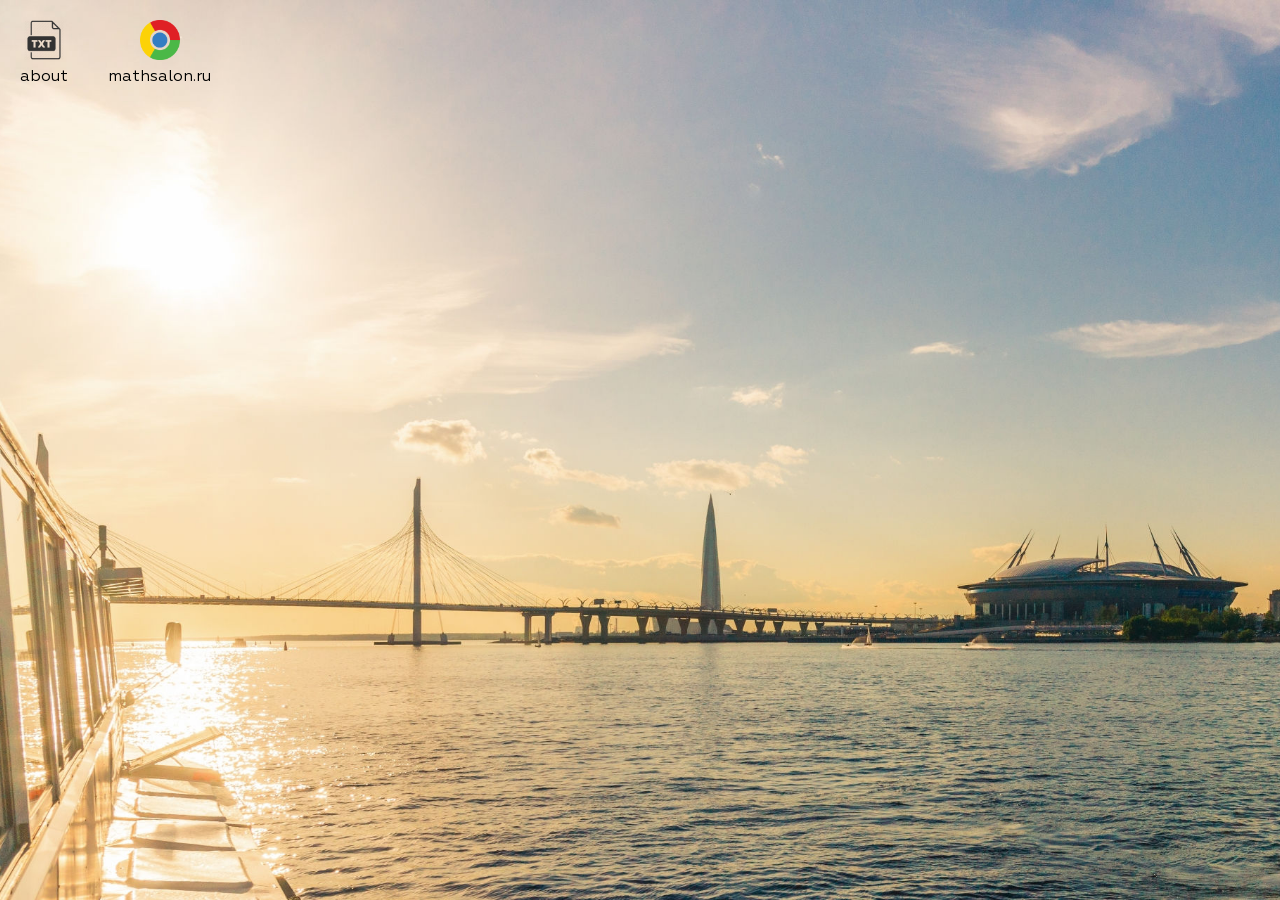
<file: index.html>
<!DOCTYPE html>
<html lang="en">
<head>
    <meta charset="UTF-8">
    <meta http-equiv="X-UA-Compatible" content="IE=edge">
    <meta name="viewport" content="width=device-width, initial-scale=1.0">
    <link rel="stylesheet" href="./css/bootstrap.min.css">
    <link rel="stylesheet" href="./style.css">
    <title>ayurij</title>
</head>
<body>
    <a href="./about.txt" target="_blank">
        <div class="label">
            <img src="./txt.png">  <!--freepng.ru-->
            about
        </div>
    </a>
    <a href="https://mathsalon.ru" target="_blank">
        <div class="label">
            <img src="./chrome.png">
            mathsalon.ru
        </div>
    </a>

    <script src="./js/bootstrap.min.js"></script>
    <script src="./js/popper.min.js"></script>
        
</body>
</html>
</file>
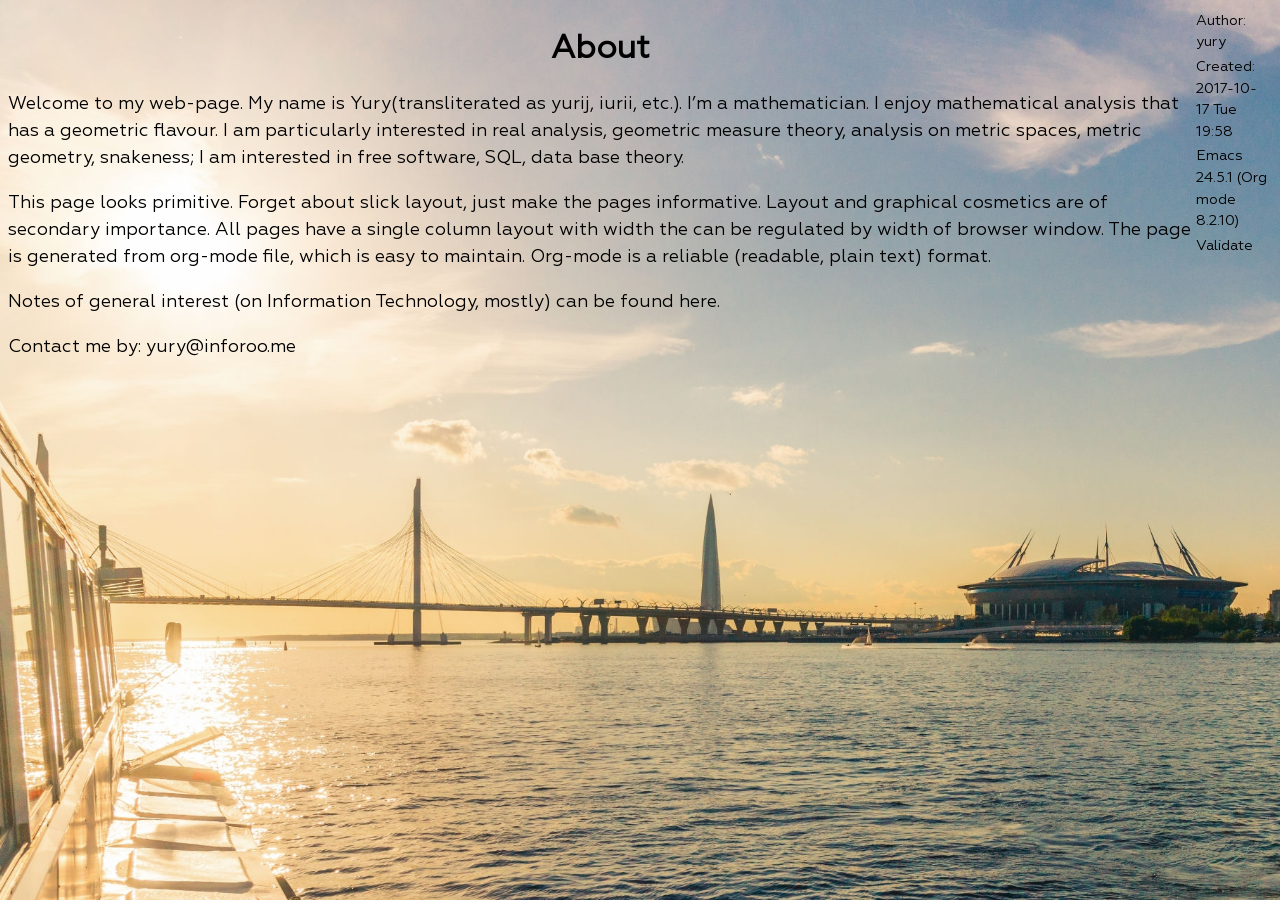
<file: about.html>
<?xml version="1.0" encoding="utf-8"?>
<!DOCTYPE html PUBLIC "-//W3C//DTD XHTML 1.0 Strict//EN"
"http://www.w3.org/TR/xhtml1/DTD/xhtml1-strict.dtd">
<html xmlns="http://www.w3.org/1999/xhtml" lang="en" xml:lang="en">
<head>
<title>About</title>
<!-- 2017-10-17 Tue 19:58 -->
<meta  http-equiv="Content-Type" content="text/html;charset=utf-8" />
<meta  name="generator" content="Org-mode" />
<meta  name="author" content="yury" />
<style type="text/css">
 <!--/*--><![CDATA[/*><!--*/
  .title  { text-align: center; }
  .todo   { font-family: monospace; color: red; }
  .done   { color: green; }
  .tag    { background-color: #eee; font-family: monospace;
            padding: 2px; font-size: 80%; font-weight: normal; }
  .timestamp { color: #bebebe; }
  .timestamp-kwd { color: #5f9ea0; }
  .right  { margin-left: auto; margin-right: 0px;  text-align: right; }
  .left   { margin-left: 0px;  margin-right: auto; text-align: left; }
  .center { margin-left: auto; margin-right: auto; text-align: center; }
  .underline { text-decoration: underline; }
  #postamble p, #preamble p { font-size: 90%; margin: .2em; }
  p.verse { margin-left: 3%; }
  pre {
    border: 1px solid #ccc;
    box-shadow: 3px 3px 3px #eee;
    padding: 8pt;
    font-family: monospace;
    overflow: auto;
    margin: 1.2em;
  }
  pre.src {
    position: relative;
    overflow: visible;
    padding-top: 1.2em;
  }
  pre.src:before {
    display: none;
    position: absolute;
    background-color: white;
    top: -10px;
    right: 10px;
    padding: 3px;
    border: 1px solid black;
  }
  pre.src:hover:before { display: inline;}
  pre.src-sh:before    { content: 'sh'; }
  pre.src-bash:before  { content: 'sh'; }
  pre.src-emacs-lisp:before { content: 'Emacs Lisp'; }
  pre.src-R:before     { content: 'R'; }
  pre.src-perl:before  { content: 'Perl'; }
  pre.src-java:before  { content: 'Java'; }
  pre.src-sql:before   { content: 'SQL'; }

  table { border-collapse:collapse; }
  caption.t-above { caption-side: top; }
  caption.t-bottom { caption-side: bottom; }
  td, th { vertical-align:top;  }
  th.right  { text-align: center;  }
  th.left   { text-align: center;   }
  th.center { text-align: center; }
  td.right  { text-align: right;  }
  td.left   { text-align: left;   }
  td.center { text-align: center; }
  dt { font-weight: bold; }
  .footpara:nth-child(2) { display: inline; }
  .footpara { display: block; }
  .footdef  { margin-bottom: 1em; }
  .figure { padding: 1em; }
  .figure p { text-align: center; }
  .inlinetask {
    padding: 10px;
    border: 2px solid gray;
    margin: 10px;
    background: #ffffcc;
  }
  #org-div-home-and-up
   { text-align: right; font-size: 70%; white-space: nowrap; }
  textarea { overflow-x: auto; }
  .linenr { font-size: smaller }
  .code-highlighted { background-color: #ffff00; }
  .org-info-js_info-navigation { border-style: none; }
  #org-info-js_console-label
    { font-size: 10px; font-weight: bold; white-space: nowrap; }
  .org-info-js_search-highlight
    { background-color: #ffff00; color: #000000; font-weight: bold; }
  /*]]>*/-->
</style>
<link rel="stylesheet" type="text/css" href="style.css">
<script type="text/javascript">
/*
@licstart  The following is the entire license notice for the
JavaScript code in this tag.

Copyright (C) 2012-2013 Free Software Foundation, Inc.

The JavaScript code in this tag is free software: you can
redistribute it and/or modify it under the terms of the GNU
General Public License (GNU GPL) as published by the Free Software
Foundation, either version 3 of the License, or (at your option)
any later version.  The code is distributed WITHOUT ANY WARRANTY;
without even the implied warranty of MERCHANTABILITY or FITNESS
FOR A PARTICULAR PURPOSE.  See the GNU GPL for more details.

As additional permission under GNU GPL version 3 section 7, you
may distribute non-source (e.g., minimized or compacted) forms of
that code without the copy of the GNU GPL normally required by
section 4, provided you include this license notice and a URL
through which recipients can access the Corresponding Source.


@licend  The above is the entire license notice
for the JavaScript code in this tag.
*/
<!--/*--><![CDATA[/*><!--*/
 function CodeHighlightOn(elem, id)
 {
   var target = document.getElementById(id);
   if(null != target) {
     elem.cacheClassElem = elem.className;
     elem.cacheClassTarget = target.className;
     target.className = "code-highlighted";
     elem.className   = "code-highlighted";
   }
 }
 function CodeHighlightOff(elem, id)
 {
   var target = document.getElementById(id);
   if(elem.cacheClassElem)
     elem.className = elem.cacheClassElem;
   if(elem.cacheClassTarget)
     target.className = elem.cacheClassTarget;
 }
/*]]>*///-->
</script>
</head>
<body>
<div id="content">
<h1 class="title">About</h1>
<p>
Welcome to my web-page. My name is Yury(transliterated as yurij, iurii, etc.).
I’m a mathematician. I enjoy mathematical analysis that has a geometric flavour. 
I am particularly interested in real analysis, geometric measure theory, analysis on metric spaces, metric geometry, snakeness; 
I am interested in free software, SQL, data base theory.
</p>

<p>
This page looks primitive. Forget about slick layout, just make the pages informative. 
Layout and graphical cosmetics are of secondary importance. 
All pages have a single column layout with width the can be regulated by width of browser window. 
The page is generated from org-mode file, which is easy to maintain. 
Org-mode is a reliable (readable, plain text) format.   
</p>

<p>
Notes of general interest (on Information Technology, mostly) can be found here. 
</p>

<p>
Contact me by: yury@inforoo.me
</p>
</div>
<div id="postamble" class="status">
<p class="author">Author: yury</p>
<p class="date">Created: 2017-10-17 Tue 19:58</p>
<p class="creator"><a href="http://www.gnu.org/software/emacs/">Emacs</a> 24.5.1 (<a href="http://orgmode.org">Org</a> mode 8.2.10)</p>
<p class="validation"><a href="http://validator.w3.org/check?uri=referer">Validate</a></p>
</div>
</body>
</html>
</file>
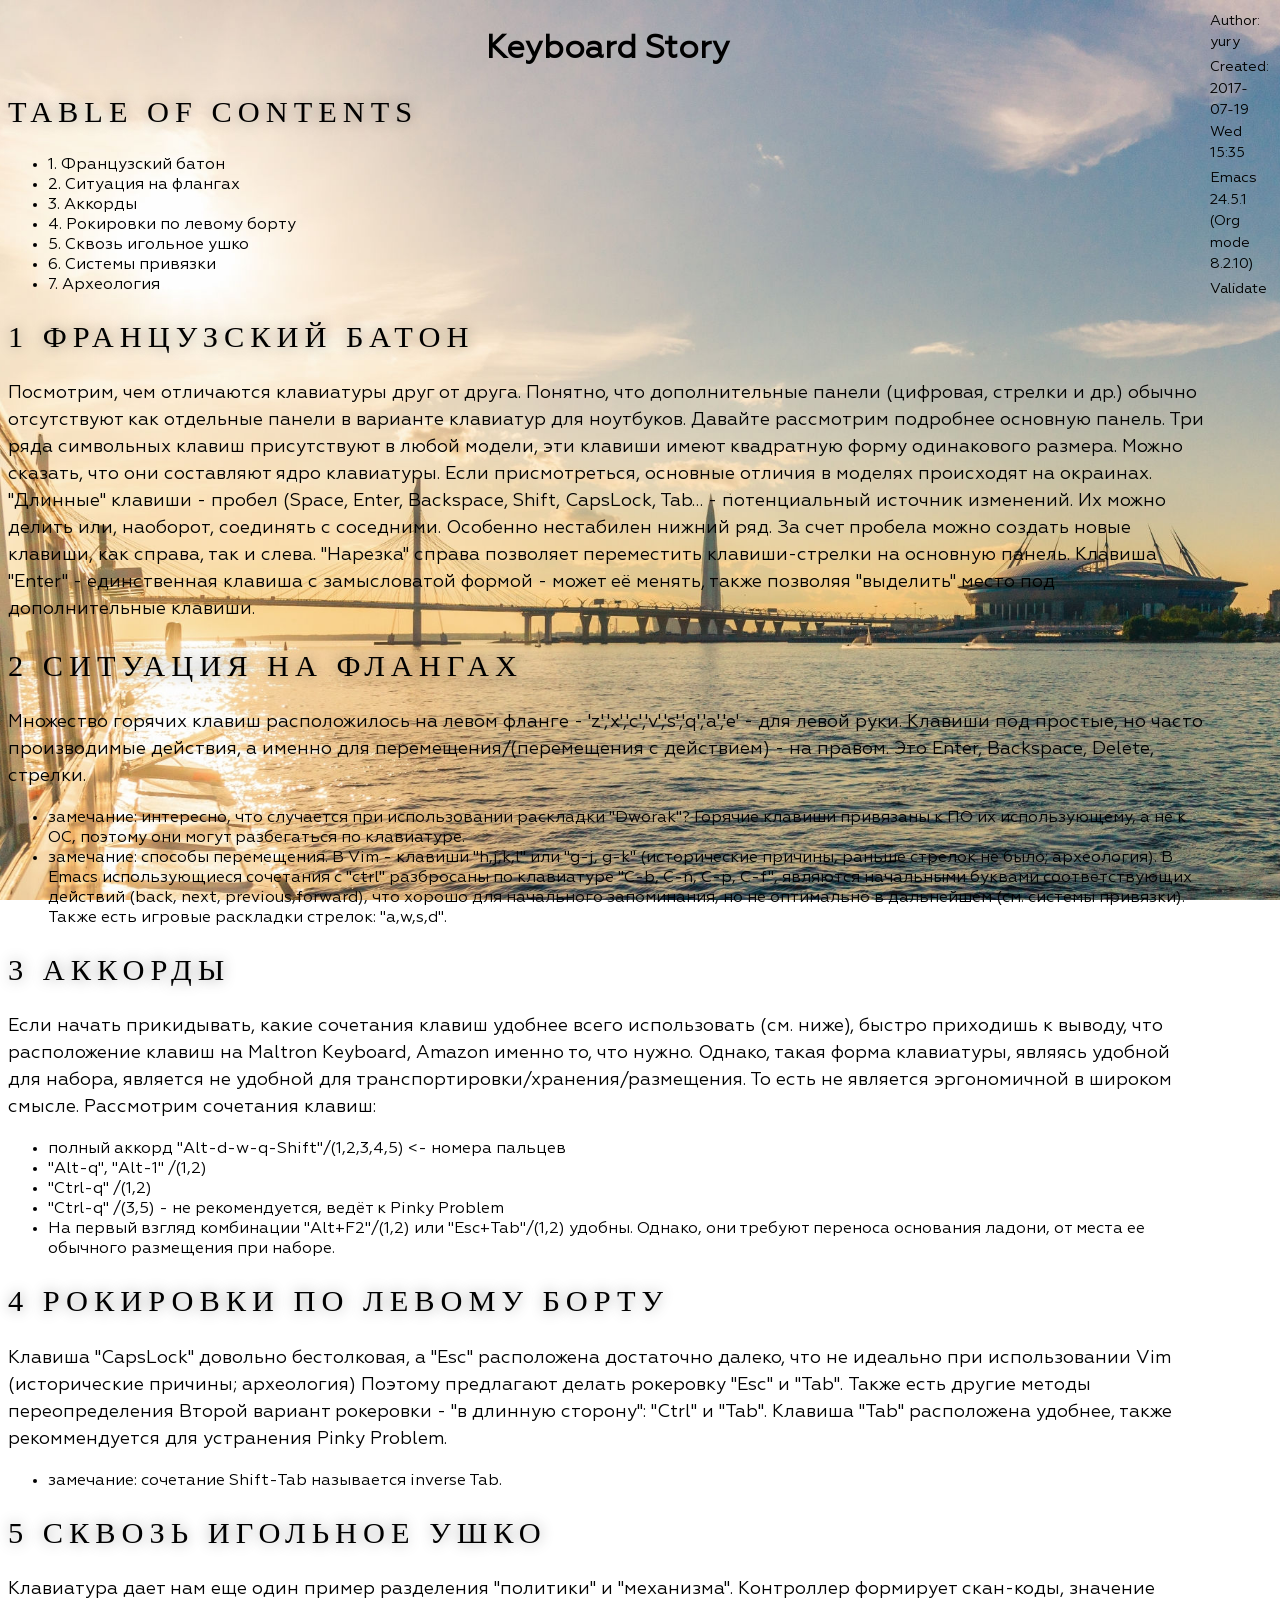
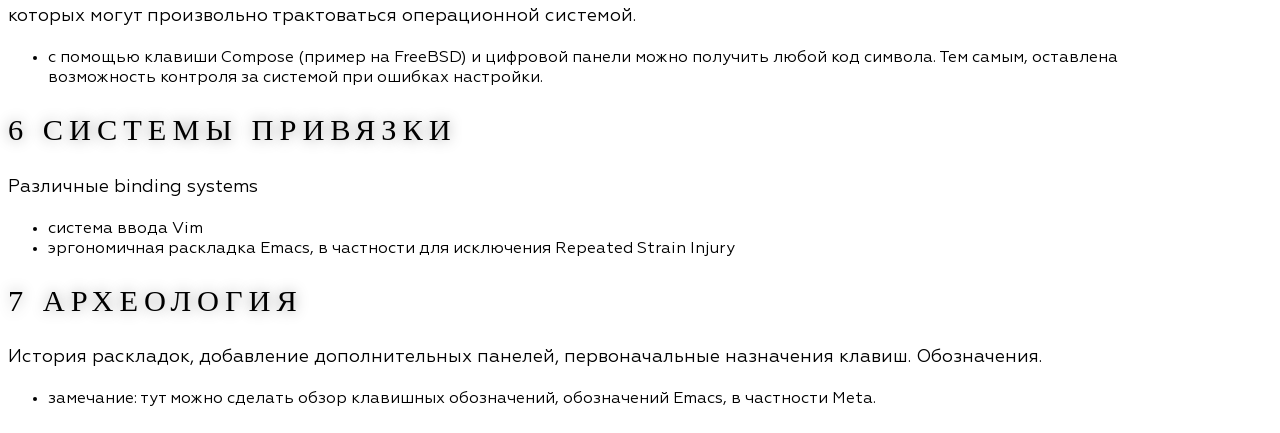
<file: keyboard_story.html>
<?xml version="1.0" encoding="utf-8"?>
<!DOCTYPE html PUBLIC "-//W3C//DTD XHTML 1.0 Strict//EN"
"http://www.w3.org/TR/xhtml1/DTD/xhtml1-strict.dtd">
<html xmlns="http://www.w3.org/1999/xhtml" lang="en" xml:lang="en">
<head>
<title>Keyboard Story</title>
<!-- 2017-07-19 Wed 15:35 -->
<meta  http-equiv="Content-Type" content="text/html;charset=utf-8" />
<meta  name="generator" content="Org-mode" />
<meta  name="author" content="yury" />
<style type="text/css">
 <!--/*--><![CDATA[/*><!--*/
  .title  { text-align: center; }
  .todo   { font-family: monospace; color: red; }
  .done   { color: green; }
  .tag    { background-color: #eee; font-family: monospace;
            padding: 2px; font-size: 80%; font-weight: normal; }
  .timestamp { color: #bebebe; }
  .timestamp-kwd { color: #5f9ea0; }
  .right  { margin-left: auto; margin-right: 0px;  text-align: right; }
  .left   { margin-left: 0px;  margin-right: auto; text-align: left; }
  .center { margin-left: auto; margin-right: auto; text-align: center; }
  .underline { text-decoration: underline; }
  #postamble p, #preamble p { font-size: 90%; margin: .2em; }
  p.verse { margin-left: 3%; }
  pre {
    border: 1px solid #ccc;
    box-shadow: 3px 3px 3px #eee;
    padding: 8pt;
    font-family: monospace;
    overflow: auto;
    margin: 1.2em;
  }
  pre.src {
    position: relative;
    overflow: visible;
    padding-top: 1.2em;
  }
  pre.src:before {
    display: none;
    position: absolute;
    background-color: white;
    top: -10px;
    right: 10px;
    padding: 3px;
    border: 1px solid black;
  }
  pre.src:hover:before { display: inline;}
  pre.src-sh:before    { content: 'sh'; }
  pre.src-bash:before  { content: 'sh'; }
  pre.src-emacs-lisp:before { content: 'Emacs Lisp'; }
  pre.src-R:before     { content: 'R'; }
  pre.src-perl:before  { content: 'Perl'; }
  pre.src-java:before  { content: 'Java'; }
  pre.src-sql:before   { content: 'SQL'; }

  table { border-collapse:collapse; }
  caption.t-above { caption-side: top; }
  caption.t-bottom { caption-side: bottom; }
  td, th { vertical-align:top;  }
  th.right  { text-align: center;  }
  th.left   { text-align: center;   }
  th.center { text-align: center; }
  td.right  { text-align: right;  }
  td.left   { text-align: left;   }
  td.center { text-align: center; }
  dt { font-weight: bold; }
  .footpara:nth-child(2) { display: inline; }
  .footpara { display: block; }
  .footdef  { margin-bottom: 1em; }
  .figure { padding: 1em; }
  .figure p { text-align: center; }
  .inlinetask {
    padding: 10px;
    border: 2px solid gray;
    margin: 10px;
    background: #ffffcc;
  }
  #org-div-home-and-up
   { text-align: right; font-size: 70%; white-space: nowrap; }
  textarea { overflow-x: auto; }
  .linenr { font-size: smaller }
  .code-highlighted { background-color: #ffff00; }
  .org-info-js_info-navigation { border-style: none; }
  #org-info-js_console-label
    { font-size: 10px; font-weight: bold; white-space: nowrap; }
  .org-info-js_search-highlight
    { background-color: #ffff00; color: #000000; font-weight: bold; }
  /*]]>*/-->
</style>
<link rel="stylesheet" type="text/css" href="style.css">
<script type="text/javascript">
/*
@licstart  The following is the entire license notice for the
JavaScript code in this tag.

Copyright (C) 2012-2013 Free Software Foundation, Inc.

The JavaScript code in this tag is free software: you can
redistribute it and/or modify it under the terms of the GNU
General Public License (GNU GPL) as published by the Free Software
Foundation, either version 3 of the License, or (at your option)
any later version.  The code is distributed WITHOUT ANY WARRANTY;
without even the implied warranty of MERCHANTABILITY or FITNESS
FOR A PARTICULAR PURPOSE.  See the GNU GPL for more details.

As additional permission under GNU GPL version 3 section 7, you
may distribute non-source (e.g., minimized or compacted) forms of
that code without the copy of the GNU GPL normally required by
section 4, provided you include this license notice and a URL
through which recipients can access the Corresponding Source.


@licend  The above is the entire license notice
for the JavaScript code in this tag.
*/
<!--/*--><![CDATA[/*><!--*/
 function CodeHighlightOn(elem, id)
 {
   var target = document.getElementById(id);
   if(null != target) {
     elem.cacheClassElem = elem.className;
     elem.cacheClassTarget = target.className;
     target.className = "code-highlighted";
     elem.className   = "code-highlighted";
   }
 }
 function CodeHighlightOff(elem, id)
 {
   var target = document.getElementById(id);
   if(elem.cacheClassElem)
     elem.className = elem.cacheClassElem;
   if(elem.cacheClassTarget)
     target.className = elem.cacheClassTarget;
 }
/*]]>*///-->
</script>
</head>
<body>
<div id="content">
<h1 class="title">Keyboard Story</h1>
<div id="table-of-contents">
<h2>Table of Contents</h2>
<div id="text-table-of-contents">
<ul>
<li><a href="#sec-1">1. Французский батон</a></li>
<li><a href="#sec-2">2. Ситуация на флангах</a></li>
<li><a href="#sec-3">3. Аккорды</a></li>
<li><a href="#sec-4">4. Рокировки по левому борту</a></li>
<li><a href="#sec-5">5. Сквозь игольное ушко</a></li>
<li><a href="#sec-6">6. Системы привязки</a></li>
<li><a href="#sec-7">7. Археология</a></li>
</ul>
</div>
</div>
<div id="outline-container-sec-1" class="outline-2">
<h2 id="sec-1"><span class="section-number-2">1</span> Французский батон</h2>
<div class="outline-text-2" id="text-1">
<p>
Посмотрим, чем отличаются клавиатуры друг от друга.
Понятно, что дополнительные панели (цифровая, стрелки и др.) обычно отсутствуют как отдельные панели в варианте клавиатур для ноутбуков.
Давайте рассмотрим подробнее основную панель.
Три ряда символьных клавиш присутствуют в любой модели, 
эти клавиши имеют квадратную форму одинакового размера. Можно сказать, что они составляют ядро клавиатуры.
Если присмотреться, основные отличия в моделях происходят на окраинах.
"Длинные" клавиши - пробел (Space, Enter, Backspace, Shift, CapsLock, Tab&#x2026; - потенциальный источник изменений. 
Их можно делить или, наоборот, соединять с соседними.
Особенно нестабилен нижний ряд. 
За счет пробела можно создать новые клавиши, как справа, так и слева.
"Нарезка" справа позволяет переместить клавиши-стрелки на основную панель.
Клавиша "Enter" - единственная клавиша с замысловатой формой - может её менять,
также позволяя "выделить" место под дополнительные клавиши.             
</p>
</div>
</div>
<div id="outline-container-sec-2" class="outline-2">
<h2 id="sec-2"><span class="section-number-2">2</span> Ситуация на флангах</h2>
<div class="outline-text-2" id="text-2">
<p>
Множество горячих клавиш расположилось на левом фланге - 'z','x','c','v','s','q','a','e' - 
для левой руки. Клавиши под простые, но часто производимые действия,
а именно для перемещения/(перемещения с действием) - на правом.
Это Enter, Backspace, Delete, стрелки.
</p>
<ul class="org-ul">
<li>замечание: интересно, что случается при использовании раскладки "Dworak"? Горячие клавиши привязаны к ПО их использующему, а не к ОС, поэтому они могут разбегаться по клавиатуре. 
</li>
<li>замечание: способы перемещения. В Vim - клавиши "h,j,k,l" или "g-j, g-k" (исторические причины, раньше стрелок не было; археология). В Emacs использующиеся сочетания с "ctrl" разбросаны по клавиатуре "С-b, C-n, C-p, C-f", являются начальными буквами соответствующих действий (back, next, previous,forward), что хорошо для начального запоминания, но не оптимально в дальнейшем (см. системы привязки). Также есть игровые раскладки стрелок: "a,w,s,d". 
</li>
</ul>
</div>
</div>
<div id="outline-container-sec-3" class="outline-2">
<h2 id="sec-3"><span class="section-number-2">3</span> Аккорды</h2>
<div class="outline-text-2" id="text-3">
<p>
Если начать прикидывать, какие сочетания клавиш удобнее всего использовать (см. ниже), 
быстро приходишь к выводу, что расположение клавиш на <a href="https://en.wikipedia.org/wiki/Maltron">Мaltron Keyboard</a>, <a href="https://www.amazon.com/Maxi-Aids-Maltron-Keyboards-Dual-Handed/dp/B00IIP3FVA">Amazon</a> именно то, что нужно.
Однако, такая форма клавиатуры, являясь удобной для набора, является не удобной для транспортировки/хранения/размещения.
То есть не является эргономичной в широком смысле.   
Рассмотрим сочетания клавиш: 
</p>
<ul class="org-ul">
<li>полный аккорд "Alt-d-w-q-Shift"/(1,2,3,4,5) &lt;- номера пальцев
</li>
<li>"Alt-q", "Alt-1" /(1,2)
</li>
<li>"Ctrl-q" /(1,2)
</li>
<li>"Сtrl-q" /(3,5) - не рекомендуется, ведёт к <a href="http://ergoemacs.org/emacs/emacs_pinky.html">Pinky Problem</a>  
</li>
<li>На первый взгляд комбинации "Alt+F2"/(1,2) или "Esc+Tab"/(1,2) удобны. Однако, они требуют переноса основания ладони, от места ее обычного размещения при наборе.
</li>
</ul>
</div>
</div>
<div id="outline-container-sec-4" class="outline-2">
<h2 id="sec-4"><span class="section-number-2">4</span> Рокировки по левому борту</h2>
<div class="outline-text-2" id="text-4">
<p>
Клавиша "CapsLock" довольно бестолковая, а "Esc" расположена достаточно далеко, что
не идеально при использовании Vim (исторические причины; археология)
Поэтому предлагают делать рокеровку "Esc" и "Tab".
Также есть другие <a href="http://vim.wikia.com/wiki/Avoid_the_escape_key">методы переопределения</a>
Второй вариант рокеровки - "в длинную сторону": "Ctrl" и "Tab". 
Клавиша "Tab" расположена удобнее, также рекоммендуется для устранения Pinky Problem.   
</p>
<ul class="org-ul">
<li>замечание: сочетание Shift-Tab называется inverse Tab.
</li>
</ul>
</div>
</div>
<div id="outline-container-sec-5" class="outline-2">
<h2 id="sec-5"><span class="section-number-2">5</span> Сквозь игольное ушко</h2>
<div class="outline-text-2" id="text-5">
<p>
Клавиатура дает нам еще один пример разделения "политики" и "механизма".
Контроллер формирует скан-коды, значение которых могут произвольно трактоваться операционной системой.
</p>
<ul class="org-ul">
<li>с помощью <a href="http://citforum.ru/operating_systems/freebsd/keyboard.shtml">клавиши Compose</a> (пример на FreeBSD) и цифровой панели можно получить любой код символа. Тем самым, оставлена возможность контроля за системой при ошибках настройки.  
</li>
</ul>
</div>
</div>
<div id="outline-container-sec-6" class="outline-2">
<h2 id="sec-6"><span class="section-number-2">6</span> Системы привязки</h2>
<div class="outline-text-2" id="text-6">
<p>
Различные binding systems
</p>
<ul class="org-ul">
<li>система ввода Vim 
</li>
<li><a href="http://ergoemacs.org/emacs/ergonomic_emacs_keybinding.html">эргономичная раскладка Emacs</a>, в частности для исключения <a href="https://www.emacswiki.org/emacs/RepeatedStrainInjury">Repeated Strain Injury</a>  
</li>
</ul>
</div>
</div>
<div id="outline-container-sec-7" class="outline-2">
<h2 id="sec-7"><span class="section-number-2">7</span> Археология</h2>
<div class="outline-text-2" id="text-7">
<p>
История раскладок, добавление дополнительных панелей, первоначальные назначения клавиш. Обозначения.
</p>
<ul class="org-ul">
<li>замечание: тут можно сделать обзор клавишных обозначений, обозначений Emacs, в частности Meta.   
</li>
</ul>
</div>
</div>
</div>
<div id="postamble" class="status">
<p class="author">Author: yury</p>
<p class="date">Created: 2017-07-19 Wed 15:35</p>
<p class="creator"><a href="http://www.gnu.org/software/emacs/">Emacs</a> 24.5.1 (<a href="http://orgmode.org">Org</a> mode 8.2.10)</p>
<p class="validation"><a href="http://validator.w3.org/check?uri=referer">Validate</a></p>
</div>
</body>
</html>
</file>
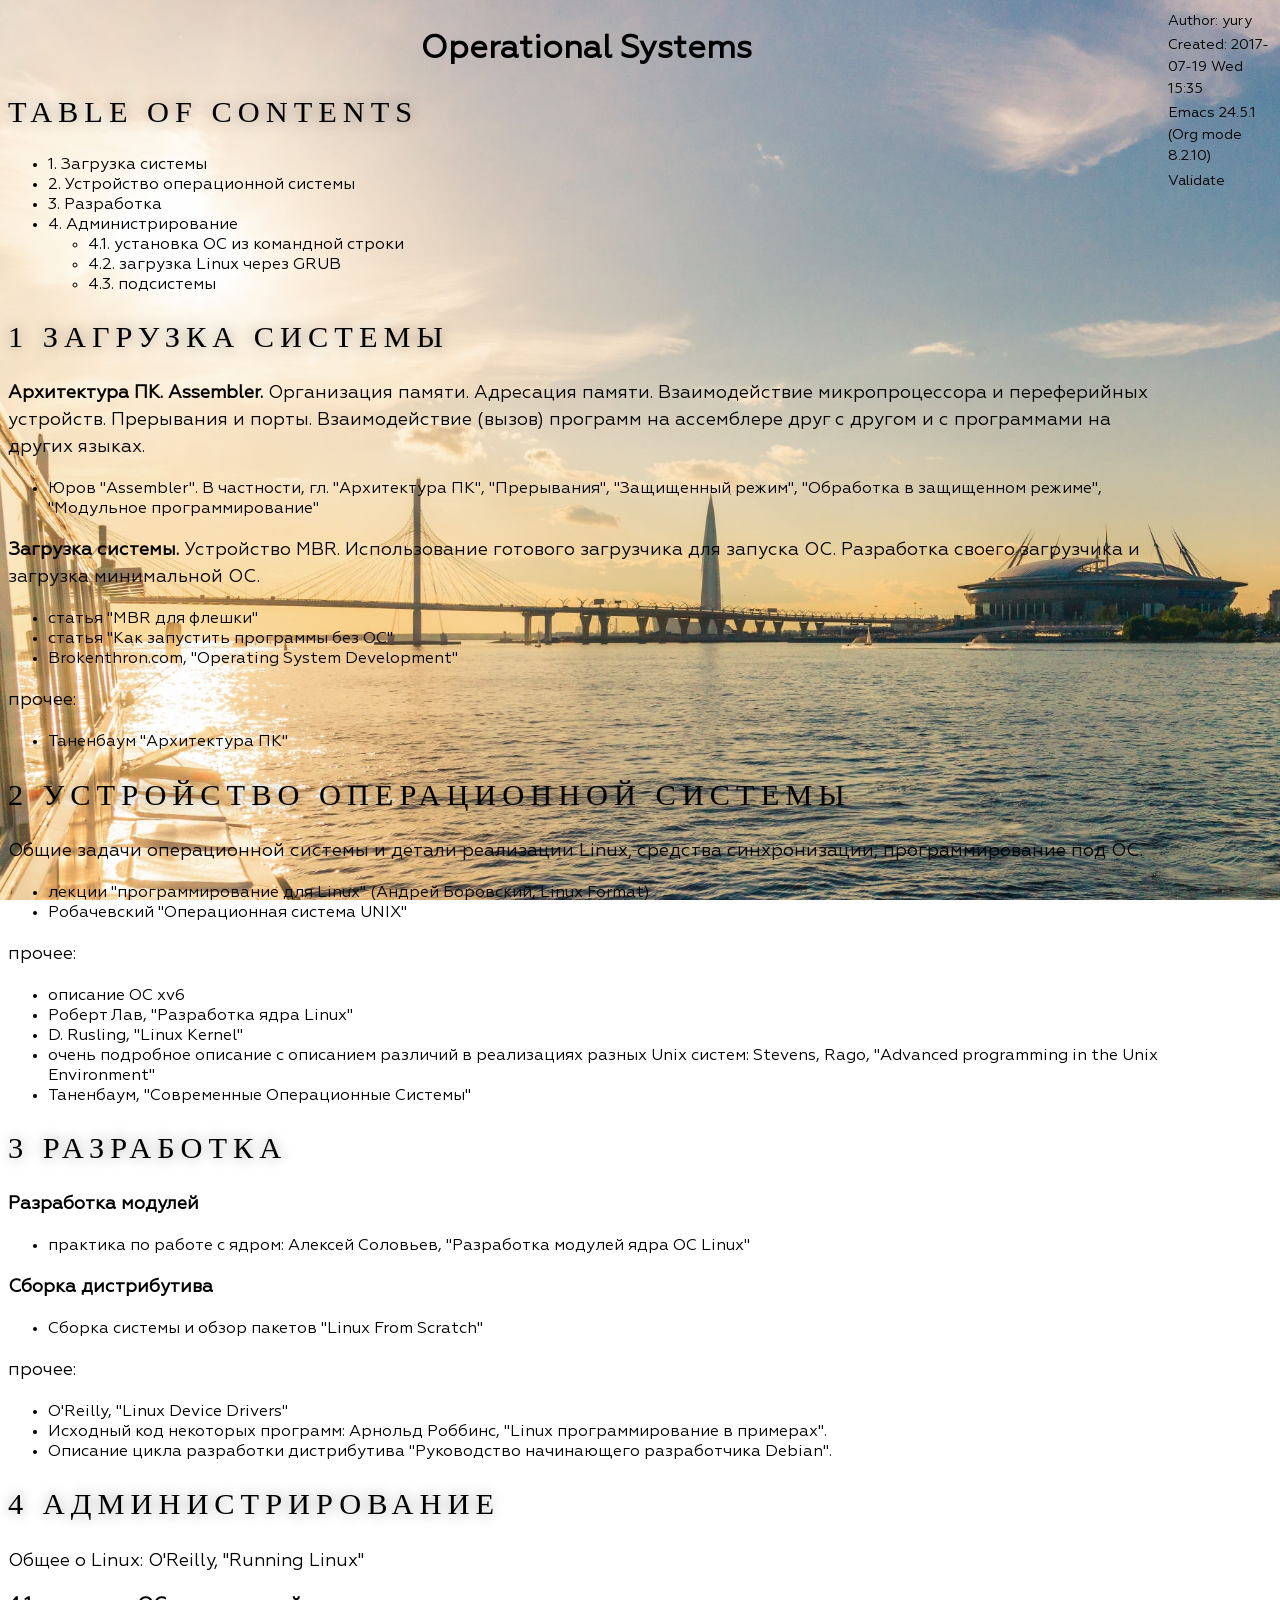
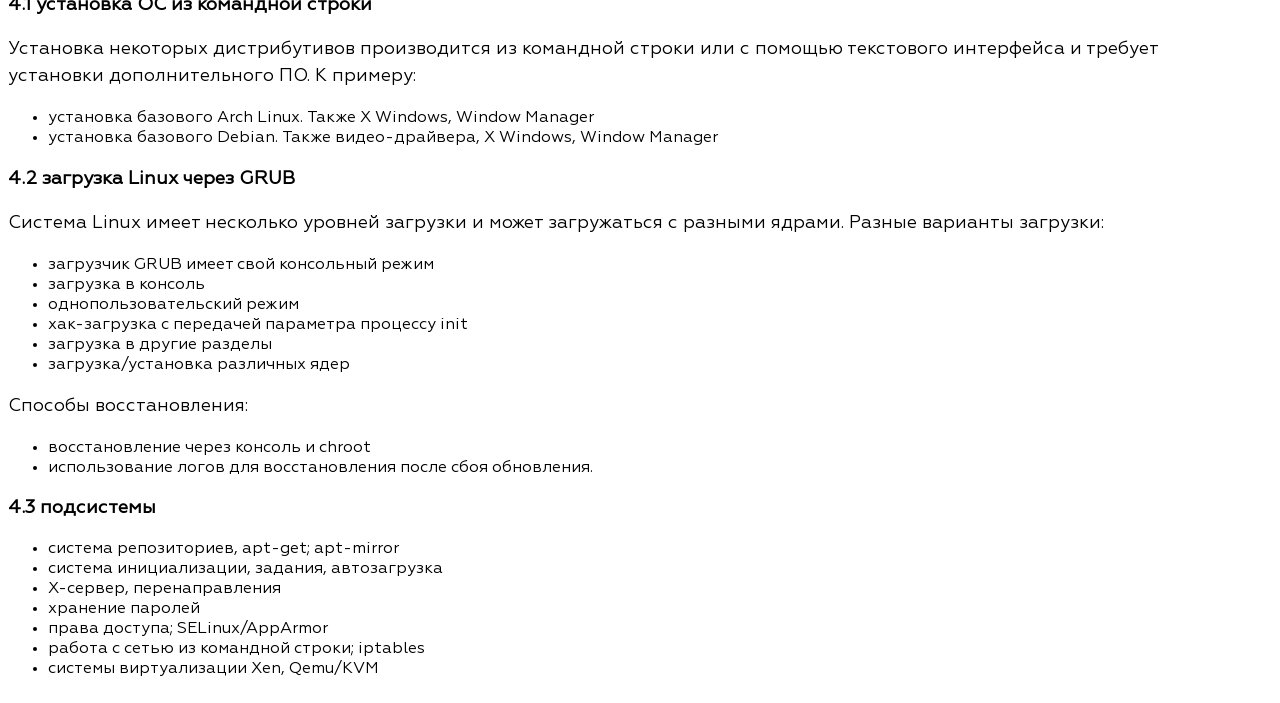
<file: operational_systems.html>
<?xml version="1.0" encoding="utf-8"?>
<!DOCTYPE html PUBLIC "-//W3C//DTD XHTML 1.0 Strict//EN"
"http://www.w3.org/TR/xhtml1/DTD/xhtml1-strict.dtd">
<html xmlns="http://www.w3.org/1999/xhtml" lang="en" xml:lang="en">
<head>
<title>Operational Systems</title>
<!-- 2017-07-19 Wed 15:35 -->
<meta  http-equiv="Content-Type" content="text/html;charset=utf-8" />
<meta  name="generator" content="Org-mode" />
<meta  name="author" content="yury" />
<style type="text/css">
 <!--/*--><![CDATA[/*><!--*/
  .title  { text-align: center; }
  .todo   { font-family: monospace; color: red; }
  .done   { color: green; }
  .tag    { background-color: #eee; font-family: monospace;
            padding: 2px; font-size: 80%; font-weight: normal; }
  .timestamp { color: #bebebe; }
  .timestamp-kwd { color: #5f9ea0; }
  .right  { margin-left: auto; margin-right: 0px;  text-align: right; }
  .left   { margin-left: 0px;  margin-right: auto; text-align: left; }
  .center { margin-left: auto; margin-right: auto; text-align: center; }
  .underline { text-decoration: underline; }
  #postamble p, #preamble p { font-size: 90%; margin: .2em; }
  p.verse { margin-left: 3%; }
  pre {
    border: 1px solid #ccc;
    box-shadow: 3px 3px 3px #eee;
    padding: 8pt;
    font-family: monospace;
    overflow: auto;
    margin: 1.2em;
  }
  pre.src {
    position: relative;
    overflow: visible;
    padding-top: 1.2em;
  }
  pre.src:before {
    display: none;
    position: absolute;
    background-color: white;
    top: -10px;
    right: 10px;
    padding: 3px;
    border: 1px solid black;
  }
  pre.src:hover:before { display: inline;}
  pre.src-sh:before    { content: 'sh'; }
  pre.src-bash:before  { content: 'sh'; }
  pre.src-emacs-lisp:before { content: 'Emacs Lisp'; }
  pre.src-R:before     { content: 'R'; }
  pre.src-perl:before  { content: 'Perl'; }
  pre.src-java:before  { content: 'Java'; }
  pre.src-sql:before   { content: 'SQL'; }

  table { border-collapse:collapse; }
  caption.t-above { caption-side: top; }
  caption.t-bottom { caption-side: bottom; }
  td, th { vertical-align:top;  }
  th.right  { text-align: center;  }
  th.left   { text-align: center;   }
  th.center { text-align: center; }
  td.right  { text-align: right;  }
  td.left   { text-align: left;   }
  td.center { text-align: center; }
  dt { font-weight: bold; }
  .footpara:nth-child(2) { display: inline; }
  .footpara { display: block; }
  .footdef  { margin-bottom: 1em; }
  .figure { padding: 1em; }
  .figure p { text-align: center; }
  .inlinetask {
    padding: 10px;
    border: 2px solid gray;
    margin: 10px;
    background: #ffffcc;
  }
  #org-div-home-and-up
   { text-align: right; font-size: 70%; white-space: nowrap; }
  textarea { overflow-x: auto; }
  .linenr { font-size: smaller }
  .code-highlighted { background-color: #ffff00; }
  .org-info-js_info-navigation { border-style: none; }
  #org-info-js_console-label
    { font-size: 10px; font-weight: bold; white-space: nowrap; }
  .org-info-js_search-highlight
    { background-color: #ffff00; color: #000000; font-weight: bold; }
  /*]]>*/-->
</style>
<link rel="stylesheet" type="text/css" href="style.css">
<script type="text/javascript">
/*
@licstart  The following is the entire license notice for the
JavaScript code in this tag.

Copyright (C) 2012-2013 Free Software Foundation, Inc.

The JavaScript code in this tag is free software: you can
redistribute it and/or modify it under the terms of the GNU
General Public License (GNU GPL) as published by the Free Software
Foundation, either version 3 of the License, or (at your option)
any later version.  The code is distributed WITHOUT ANY WARRANTY;
without even the implied warranty of MERCHANTABILITY or FITNESS
FOR A PARTICULAR PURPOSE.  See the GNU GPL for more details.

As additional permission under GNU GPL version 3 section 7, you
may distribute non-source (e.g., minimized or compacted) forms of
that code without the copy of the GNU GPL normally required by
section 4, provided you include this license notice and a URL
through which recipients can access the Corresponding Source.


@licend  The above is the entire license notice
for the JavaScript code in this tag.
*/
<!--/*--><![CDATA[/*><!--*/
 function CodeHighlightOn(elem, id)
 {
   var target = document.getElementById(id);
   if(null != target) {
     elem.cacheClassElem = elem.className;
     elem.cacheClassTarget = target.className;
     target.className = "code-highlighted";
     elem.className   = "code-highlighted";
   }
 }
 function CodeHighlightOff(elem, id)
 {
   var target = document.getElementById(id);
   if(elem.cacheClassElem)
     elem.className = elem.cacheClassElem;
   if(elem.cacheClassTarget)
     target.className = elem.cacheClassTarget;
 }
/*]]>*///-->
</script>
</head>
<body>
<div id="content">
<h1 class="title">Operational Systems</h1>
<div id="table-of-contents">
<h2>Table of Contents</h2>
<div id="text-table-of-contents">
<ul>
<li><a href="#sec-1">1. Загрузка системы</a></li>
<li><a href="#sec-2">2. Устройство операционной системы</a></li>
<li><a href="#sec-3">3. Разработка</a></li>
<li><a href="#sec-4">4. Администрирование</a>
<ul>
<li><a href="#sec-4-1">4.1. установка ОС из командной строки</a></li>
<li><a href="#sec-4-2">4.2. загрузка Linux через GRUB</a></li>
<li><a href="#sec-4-3">4.3. подсистемы</a></li>
</ul>
</li>
</ul>
</div>
</div>
<div id="outline-container-sec-1" class="outline-2">
<h2 id="sec-1"><span class="section-number-2">1</span> Загрузка системы</h2>
<div class="outline-text-2" id="text-1">
<p>
<b>Архитектура ПК. Assembler.</b> Организация памяти. Адресация памяти. 
Взаимодействие микропроцессора и переферийных устройств. Прерывания и порты. 
Взаимодействие (вызов) программ на ассемблере друг с другом и с программами на других языках. 
</p>
<ul class="org-ul">
<li>Юров "Assembler". В частности, гл. "Архитектура ПК", "Прерывания", "Защищенный режим", "Обработка в защищенном режиме", "Модульное программирование" 
</li>
</ul>
<p>
<b>Загрузка системы.</b> Устройство MBR. Использование готового загрузчика для запуска ОС. Разработка своего загрузчика и загрузка минимальной ОС. 
</p>
<ul class="org-ul">
<li>статья "MBR для флешки"  
</li>
<li>статья "Как запустить программы без ОС"
</li>
<li>Brokenthron.com, "Operating System Development"
</li>
</ul>
<p>
прочее:  
</p>
<ul class="org-ul">
<li>Таненбаум "Архитектура ПК" 
</li>
</ul>
</div>
</div>
<div id="outline-container-sec-2" class="outline-2">
<h2 id="sec-2"><span class="section-number-2">2</span> Устройство операционной системы</h2>
<div class="outline-text-2" id="text-2">
<p>
Общие задачи операционной системы и детали реализации Linux, средства синхронизации, программирование под OC.
</p>
<ul class="org-ul">
<li>лекции "программирование для Linux" (Андрей Боровский, Linux Format)
</li>
<li>Робачевский "Операционная система UNIX"
</li>
</ul>
<p>
прочее:
</p>
<ul class="org-ul">
<li>описание OC xv6  
</li>
<li>Роберт Лав, "Разработка ядра Linux"
</li>
<li>D. Rusling, "Linux Kernel"
</li>
<li>очень подробное описание с описанием различий в реализациях разных Unix систем: Stevens, Rago, "Advanced programming in the Unix Environment"  
</li>
<li>Таненбаум, "Современные Операционные Системы"  
</li>
</ul>
</div>
</div>
<div id="outline-container-sec-3" class="outline-2">
<h2 id="sec-3"><span class="section-number-2">3</span> Разработка</h2>
<div class="outline-text-2" id="text-3">
<p>
<b>Разработка модулей</b>  
</p>
<ul class="org-ul">
<li>практика по работе с ядром: Алексей Соловьев, "Разработка модулей ядра ОС Linux"
</li>
</ul>
<p>
<b>Сборка дистрибутива</b>
</p>
<ul class="org-ul">
<li>Сборка системы и обзор пакетов "Linux From Scratch"
</li>
</ul>
<p>
прочее:  
</p>
<ul class="org-ul">
<li>O'Reilly, "Linux Device Drivers" 
</li>
<li>Исходный код некоторых программ: Арнольд Роббинс, "Linux программирование в примерах". 
</li>
<li>Описание цикла разработки дистрибутива "Руководство начинающего разработчика Debian".   
</li>
</ul>
</div>
</div>
<div id="outline-container-sec-4" class="outline-2">
<h2 id="sec-4"><span class="section-number-2">4</span> Администрирование</h2>
<div class="outline-text-2" id="text-4">
<p>
Общее о Linux: O'Reilly, "Running Linux"
</p>
</div>
<div id="outline-container-sec-4-1" class="outline-3">
<h3 id="sec-4-1"><span class="section-number-3">4.1</span> установка ОС из командной строки</h3>
<div class="outline-text-3" id="text-4-1">
<p>
Установка некоторых дистрибутивов производится из командной строки или 
с помощью текстового интерфейса и требует установки дополнительного ПО. 
К примеру:    
</p>
<ul class="org-ul">
<li>установка базового Arch Linux. Также X Windows, Window Manager
</li>
<li>установка базового Debian. Также видео-драйвера, X Windows, Window Manager     
</li>
</ul>
</div>
</div>
<div id="outline-container-sec-4-2" class="outline-3">
<h3 id="sec-4-2"><span class="section-number-3">4.2</span> загрузка Linux через GRUB</h3>
<div class="outline-text-3" id="text-4-2">
<p>
Система Linux имеет несколько уровней загрузки и может загружаться с
разными ядрами. Разные варианты загрузки:
</p>
<ul class="org-ul">
<li>загрузчик GRUB имеет свой консольный режим 
</li>
<li>загрузка в консоль
</li>
<li>однопользовательский режим
</li>
<li>хак-загрузка с передачей параметра процессу init
</li>
<li>загрузка в другие разделы 
</li>
<li>загрузка/установка различных ядер
</li>
</ul>
<p>
Способы восстановления:
</p>
<ul class="org-ul">
<li>восстановление через консоль и chroot
</li>
<li>использование логов для восстановления после сбоя обновления. 
</li>
</ul>
</div>
</div>
<div id="outline-container-sec-4-3" class="outline-3">
<h3 id="sec-4-3"><span class="section-number-3">4.3</span> подсистемы</h3>
<div class="outline-text-3" id="text-4-3">
<ul class="org-ul">
<li>система репозиториев, apt-get; apt-mirror
</li>
<li>система инициализации, задания, автозагрузка 
</li>
<li>X-сервер, перенаправления
</li>
<li>хранение паролей
</li>
<li>права доступа; SELinux/AppArmor 
</li>
<li>работа с сетью из командной строки; iptables
</li>
<li>системы виртуализации Xen, Qemu/KVM
</li>
</ul>
</div>
</div>
</div>
</div>
<div id="postamble" class="status">
<p class="author">Author: yury</p>
<p class="date">Created: 2017-07-19 Wed 15:35</p>
<p class="creator"><a href="http://www.gnu.org/software/emacs/">Emacs</a> 24.5.1 (<a href="http://orgmode.org">Org</a> mode 8.2.10)</p>
<p class="validation"><a href="http://validator.w3.org/check?uri=referer">Validate</a></p>
</div>
</body>
</html>
</file>
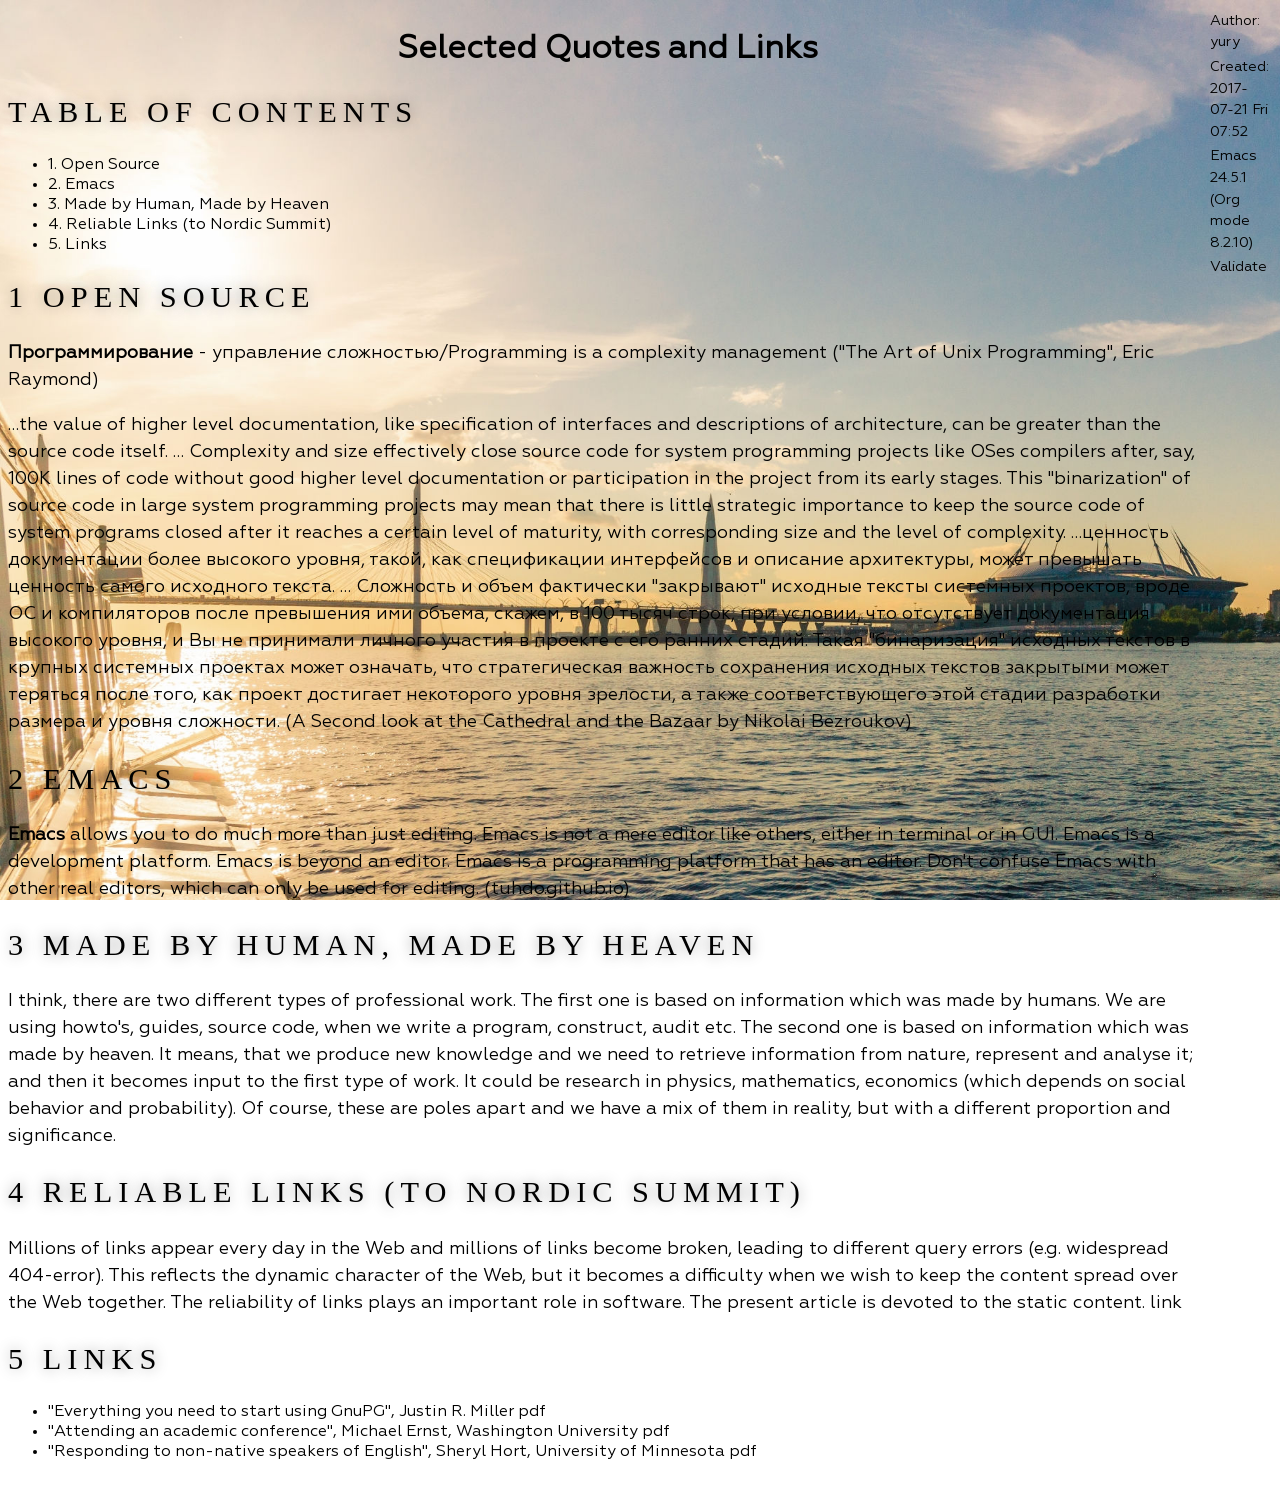
<file: quotes.html>
<?xml version="1.0" encoding="utf-8"?>
<!DOCTYPE html PUBLIC "-//W3C//DTD XHTML 1.0 Strict//EN"
"http://www.w3.org/TR/xhtml1/DTD/xhtml1-strict.dtd">
<html xmlns="http://www.w3.org/1999/xhtml" lang="en" xml:lang="en">
<head>
<title>Selected Quotes and Links</title>
<!-- 2017-07-21 Fri 07:52 -->
<meta  http-equiv="Content-Type" content="text/html;charset=utf-8" />
<meta  name="generator" content="Org-mode" />
<meta  name="author" content="yury" />
<style type="text/css">
 <!--/*--><![CDATA[/*><!--*/
  .title  { text-align: center; }
  .todo   { font-family: monospace; color: red; }
  .done   { color: green; }
  .tag    { background-color: #eee; font-family: monospace;
            padding: 2px; font-size: 80%; font-weight: normal; }
  .timestamp { color: #bebebe; }
  .timestamp-kwd { color: #5f9ea0; }
  .right  { margin-left: auto; margin-right: 0px;  text-align: right; }
  .left   { margin-left: 0px;  margin-right: auto; text-align: left; }
  .center { margin-left: auto; margin-right: auto; text-align: center; }
  .underline { text-decoration: underline; }
  #postamble p, #preamble p { font-size: 90%; margin: .2em; }
  p.verse { margin-left: 3%; }
  pre {
    border: 1px solid #ccc;
    box-shadow: 3px 3px 3px #eee;
    padding: 8pt;
    font-family: monospace;
    overflow: auto;
    margin: 1.2em;
  }
  pre.src {
    position: relative;
    overflow: visible;
    padding-top: 1.2em;
  }
  pre.src:before {
    display: none;
    position: absolute;
    background-color: white;
    top: -10px;
    right: 10px;
    padding: 3px;
    border: 1px solid black;
  }
  pre.src:hover:before { display: inline;}
  pre.src-sh:before    { content: 'sh'; }
  pre.src-bash:before  { content: 'sh'; }
  pre.src-emacs-lisp:before { content: 'Emacs Lisp'; }
  pre.src-R:before     { content: 'R'; }
  pre.src-perl:before  { content: 'Perl'; }
  pre.src-java:before  { content: 'Java'; }
  pre.src-sql:before   { content: 'SQL'; }

  table { border-collapse:collapse; }
  caption.t-above { caption-side: top; }
  caption.t-bottom { caption-side: bottom; }
  td, th { vertical-align:top;  }
  th.right  { text-align: center;  }
  th.left   { text-align: center;   }
  th.center { text-align: center; }
  td.right  { text-align: right;  }
  td.left   { text-align: left;   }
  td.center { text-align: center; }
  dt { font-weight: bold; }
  .footpara:nth-child(2) { display: inline; }
  .footpara { display: block; }
  .footdef  { margin-bottom: 1em; }
  .figure { padding: 1em; }
  .figure p { text-align: center; }
  .inlinetask {
    padding: 10px;
    border: 2px solid gray;
    margin: 10px;
    background: #ffffcc;
  }
  #org-div-home-and-up
   { text-align: right; font-size: 70%; white-space: nowrap; }
  textarea { overflow-x: auto; }
  .linenr { font-size: smaller }
  .code-highlighted { background-color: #ffff00; }
  .org-info-js_info-navigation { border-style: none; }
  #org-info-js_console-label
    { font-size: 10px; font-weight: bold; white-space: nowrap; }
  .org-info-js_search-highlight
    { background-color: #ffff00; color: #000000; font-weight: bold; }
  /*]]>*/-->
</style>
<link rel="stylesheet" type="text/css" href="style.css">
<script type="text/javascript">
/*
@licstart  The following is the entire license notice for the
JavaScript code in this tag.

Copyright (C) 2012-2013 Free Software Foundation, Inc.

The JavaScript code in this tag is free software: you can
redistribute it and/or modify it under the terms of the GNU
General Public License (GNU GPL) as published by the Free Software
Foundation, either version 3 of the License, or (at your option)
any later version.  The code is distributed WITHOUT ANY WARRANTY;
without even the implied warranty of MERCHANTABILITY or FITNESS
FOR A PARTICULAR PURPOSE.  See the GNU GPL for more details.

As additional permission under GNU GPL version 3 section 7, you
may distribute non-source (e.g., minimized or compacted) forms of
that code without the copy of the GNU GPL normally required by
section 4, provided you include this license notice and a URL
through which recipients can access the Corresponding Source.


@licend  The above is the entire license notice
for the JavaScript code in this tag.
*/
<!--/*--><![CDATA[/*><!--*/
 function CodeHighlightOn(elem, id)
 {
   var target = document.getElementById(id);
   if(null != target) {
     elem.cacheClassElem = elem.className;
     elem.cacheClassTarget = target.className;
     target.className = "code-highlighted";
     elem.className   = "code-highlighted";
   }
 }
 function CodeHighlightOff(elem, id)
 {
   var target = document.getElementById(id);
   if(elem.cacheClassElem)
     elem.className = elem.cacheClassElem;
   if(elem.cacheClassTarget)
     target.className = elem.cacheClassTarget;
 }
/*]]>*///-->
</script>
</head>
<body>
<div id="content">
<h1 class="title">Selected Quotes and Links</h1>
<div id="table-of-contents">
<h2>Table of Contents</h2>
<div id="text-table-of-contents">
<ul>
<li><a href="#sec-1">1. Open Source</a></li>
<li><a href="#sec-2">2. Emacs</a></li>
<li><a href="#sec-3">3. Made by Human, Made by Heaven</a></li>
<li><a href="#sec-4">4. Reliable Links (to Nordic Summit)</a></li>
<li><a href="#sec-5">5. Links</a></li>
</ul>
</div>
</div>
<div id="outline-container-sec-1" class="outline-2">
<h2 id="sec-1"><span class="section-number-2">1</span> Open Source</h2>
<div class="outline-text-2" id="text-1">
<p>
<b>Программирование</b> - управление сложностью/Programming is a complexity management
("The Art of Unix Programming", Eric Raymond)
</p>

<p>
&#x2026;the value of higher level documentation, like specification of interfaces and descriptions of architecture, can be greater than the source code itself.
&#x2026;
Complexity and size effectively close source code for system programming projects like OSes compilers after, say, 
100K lines of code without good higher level documentation or participation in the project from its early stages. 
This "binarization" of source code in large system programming projects may mean that 
there is little strategic importance to keep the source code of system programs closed after it reaches a certain level of maturity,
with corresponding size and the level of complexity.
&#x2026;ценность документации более высокого уровня, такой, как спецификации интерфейсов и описание архитектуры, может превышать ценность самого исходного текста.
&#x2026;
Сложность и объем фактически "закрывают" исходные тексты системных
проектов, вроде ОС и компиляторов после превышения ими объема, скажем,
в 100 тысяч строк, при условии, что отсутствует документация высокого
уровня, и Вы не принимали личного участия в проекте с его ранних
стадий. Такая "бинаризация" исходных текстов в крупных системных
проектах может означать, что стратегическая важность сохранения
исходных текстов закрытыми может теряться после того, как проект
достигает некоторого уровня зрелости, а также соответствующего этой
стадии разработки размера и уровня сложности.
(A Second look at the Cathedral and the Bazaar by Nikolai Bezroukov)
</p>
</div>
</div>

<div id="outline-container-sec-2" class="outline-2">
<h2 id="sec-2"><span class="section-number-2">2</span> Emacs</h2>
<div class="outline-text-2" id="text-2">
<p>
<b>Emacs</b> allows you to do much more than just editing. Emacs is not a mere
editor like others, either in terminal or in GUI. Emacs is a development
platform. Emacs is beyond an editor. Emacs is a programming platform that has an
editor. Don't confuse Emacs with other real editors, which can only be
used for editing. (tuhdo.github.io)
</p>
</div>
</div>

<div id="outline-container-sec-3" class="outline-2">
<h2 id="sec-3"><span class="section-number-2">3</span> Made by Human, Made by Heaven</h2>
<div class="outline-text-2" id="text-3">
<p>
I think, there are two different types of professional work.
The first one is based on information which was made by humans.
We are using howto's, guides, source code, when we write a program, construct, audit etc.
The second one is based on information which was made by heaven.
It means, that we produce new knowledge and we need to 
retrieve information from nature, represent and analyse it;
and then it becomes input to the first type of work. 
It could be research in physics, mathematics, economics 
(which depends on social behavior and probability).    
Of course, these are poles apart and we have a mix of them in reality,
but with a different proportion and significance.
</p>
</div>
</div>

<div id="outline-container-sec-4" class="outline-2">
<h2 id="sec-4"><span class="section-number-2">4</span> Reliable Links (to Nordic Summit)</h2>
<div class="outline-text-2" id="text-4">
<p>
Millions of links appear every day in the Web and millions of links become broken, 
leading to different query errors (e.g. widespread 404-error). 
This reflects the dynamic character of the Web, but it becomes a difficulty when we wish to keep the content spread over the Web together.
The reliability of links plays an important role in software.
The present article is devoted to the static content. <a href="https:/frab.fscons.org/system/attachments/44/original/reliable_links.pdf?1471958172">link</a>
</p>
</div>
</div>

<div id="outline-container-sec-5" class="outline-2">
<h2 id="sec-5"><span class="section-number-2">5</span> Links</h2>
<div class="outline-text-2" id="text-5">
<ul class="org-ul">
<li>"Everything you need to start using GnuPG", Justin R. Miller <a href="files/mutt-gnupg-howto.pdf">pdf</a>
</li>

<li>"Attending an academic conference", Michael Ernst, Washington University <a href="files/conference-attendance.pdf">pdf</a>
</li>

<li>"Responding to non-native speakers of English", Sheryl Hort, University of Minnesota <a href="files/non-native.pdf">pdf</a>
</li>
</ul>
</div>
</div>
</div>
<div id="postamble" class="status">
<p class="author">Author: yury</p>
<p class="date">Created: 2017-07-21 Fri 07:52</p>
<p class="creator"><a href="http://www.gnu.org/software/emacs/">Emacs</a> 24.5.1 (<a href="http://orgmode.org">Org</a> mode 8.2.10)</p>
<p class="validation"><a href="http://validator.w3.org/check?uri=referer">Validate</a></p>
</div>
</body>
</html>
</file>
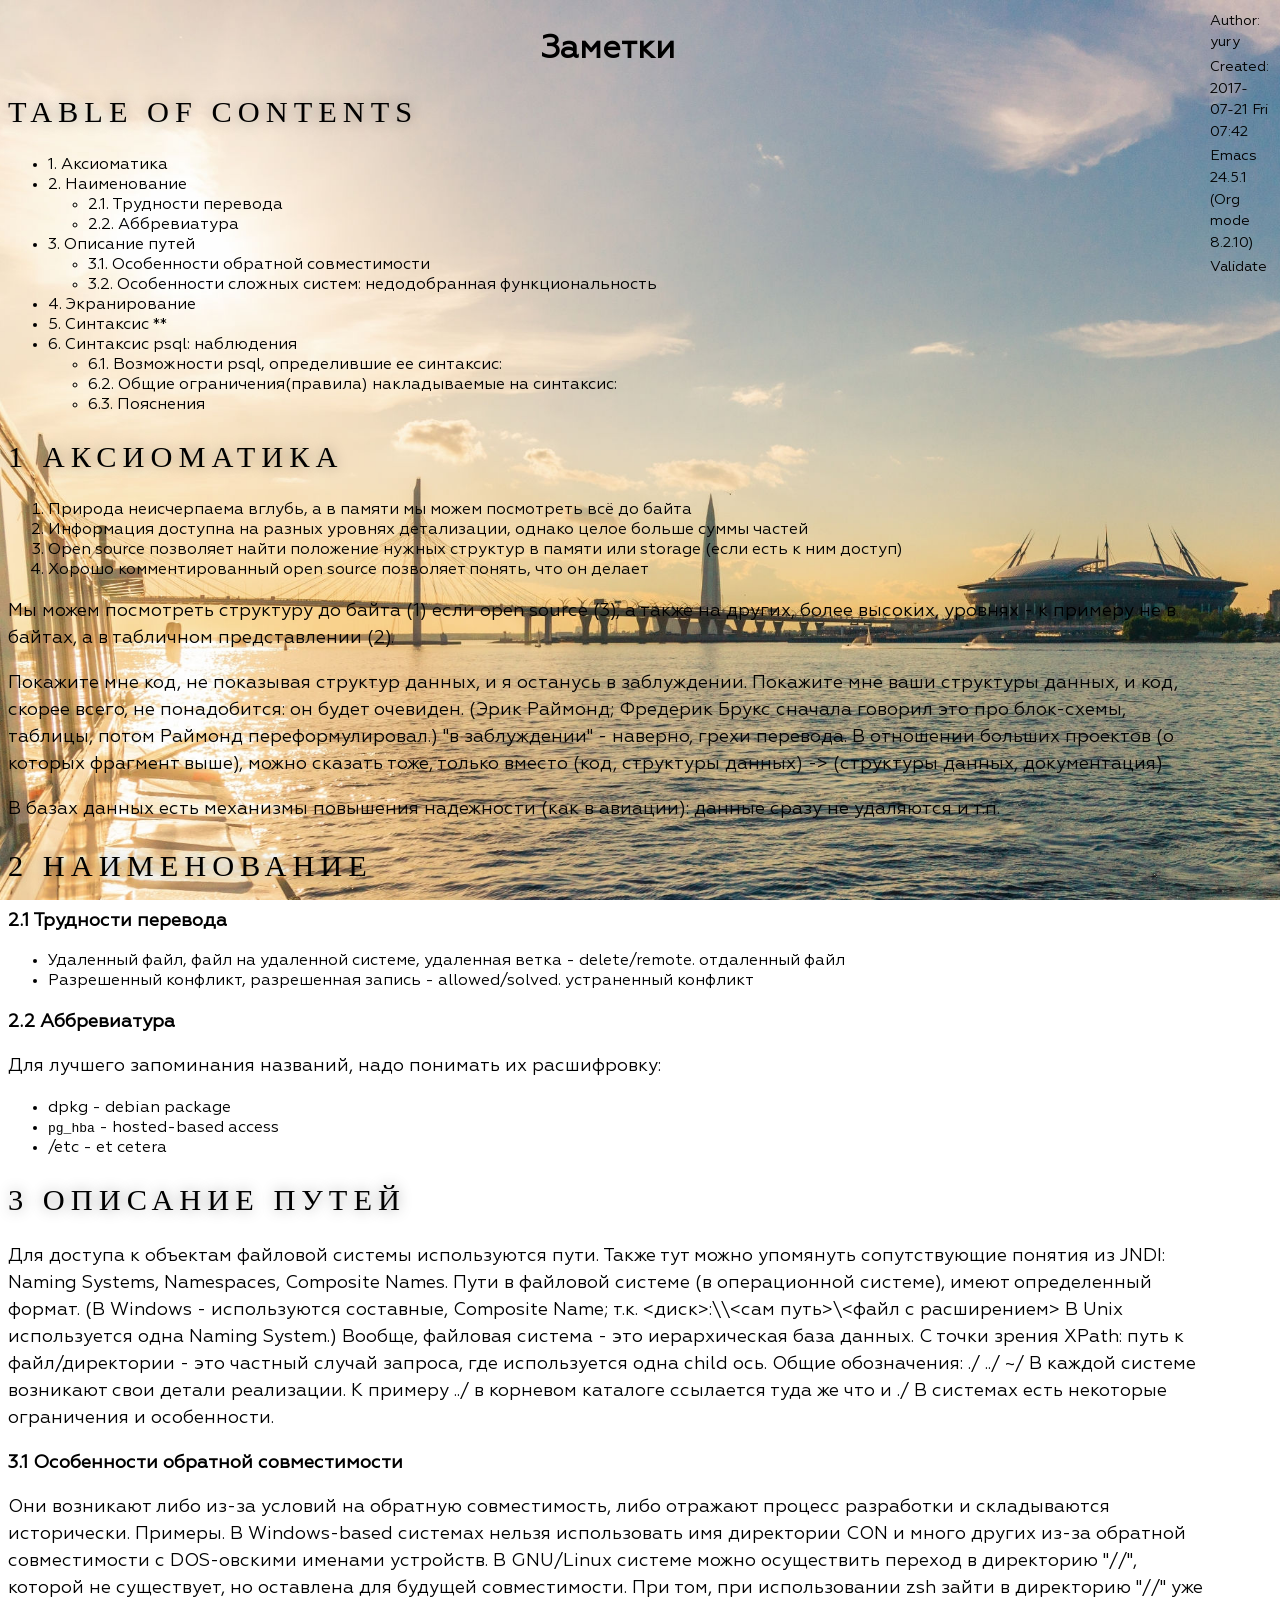
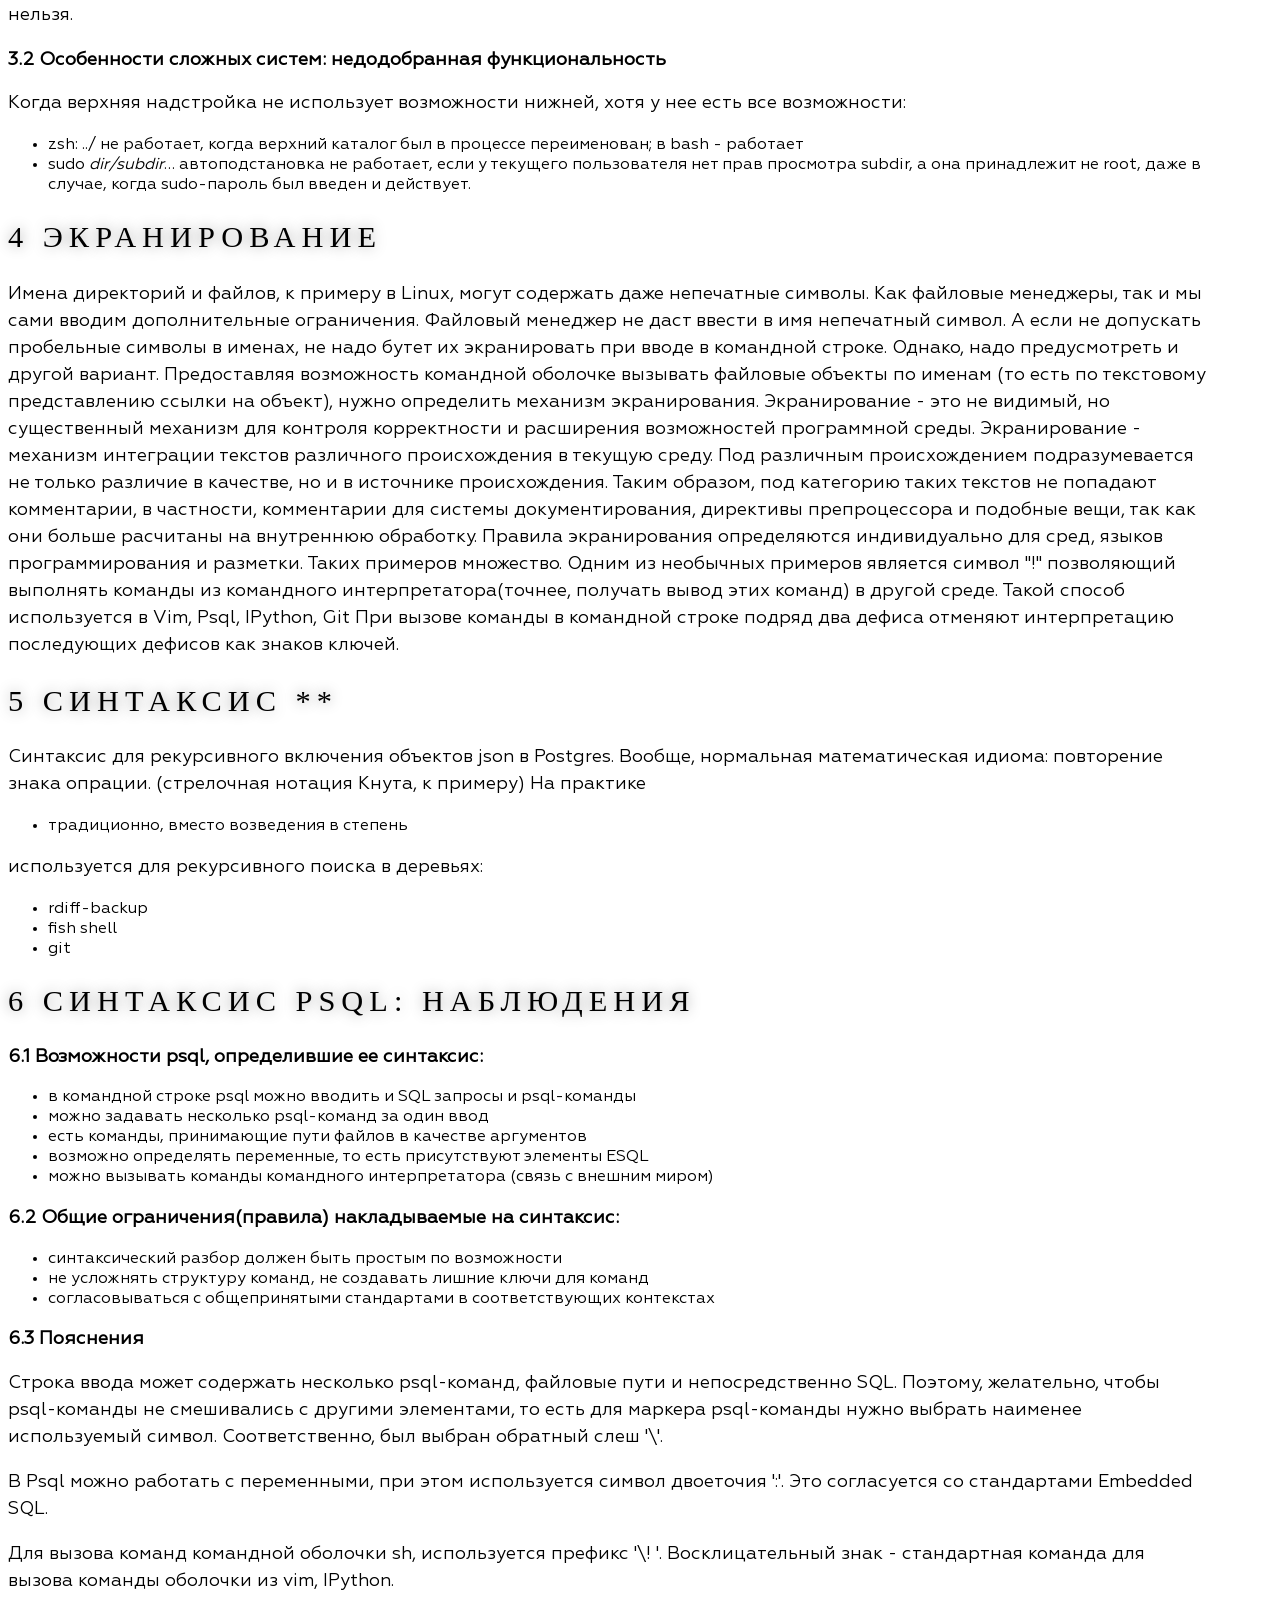
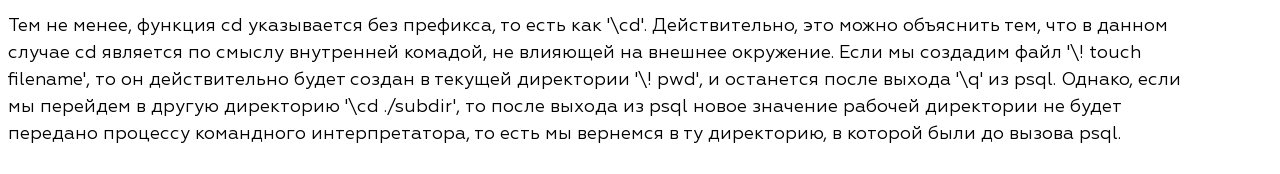
<file: selected_notes.html>
<?xml version="1.0" encoding="utf-8"?>
<!DOCTYPE html PUBLIC "-//W3C//DTD XHTML 1.0 Strict//EN"
"http://www.w3.org/TR/xhtml1/DTD/xhtml1-strict.dtd">
<html xmlns="http://www.w3.org/1999/xhtml" lang="en" xml:lang="en">
<head>
<title>Заметки</title>
<!-- 2017-07-21 Fri 07:42 -->
<meta  http-equiv="Content-Type" content="text/html;charset=utf-8" />
<meta  name="generator" content="Org-mode" />
<meta  name="author" content="yury" />
<style type="text/css">
 <!--/*--><![CDATA[/*><!--*/
  .title  { text-align: center; }
  .todo   { font-family: monospace; color: red; }
  .done   { color: green; }
  .tag    { background-color: #eee; font-family: monospace;
            padding: 2px; font-size: 80%; font-weight: normal; }
  .timestamp { color: #bebebe; }
  .timestamp-kwd { color: #5f9ea0; }
  .right  { margin-left: auto; margin-right: 0px;  text-align: right; }
  .left   { margin-left: 0px;  margin-right: auto; text-align: left; }
  .center { margin-left: auto; margin-right: auto; text-align: center; }
  .underline { text-decoration: underline; }
  #postamble p, #preamble p { font-size: 90%; margin: .2em; }
  p.verse { margin-left: 3%; }
  pre {
    border: 1px solid #ccc;
    box-shadow: 3px 3px 3px #eee;
    padding: 8pt;
    font-family: monospace;
    overflow: auto;
    margin: 1.2em;
  }
  pre.src {
    position: relative;
    overflow: visible;
    padding-top: 1.2em;
  }
  pre.src:before {
    display: none;
    position: absolute;
    background-color: white;
    top: -10px;
    right: 10px;
    padding: 3px;
    border: 1px solid black;
  }
  pre.src:hover:before { display: inline;}
  pre.src-sh:before    { content: 'sh'; }
  pre.src-bash:before  { content: 'sh'; }
  pre.src-emacs-lisp:before { content: 'Emacs Lisp'; }
  pre.src-R:before     { content: 'R'; }
  pre.src-perl:before  { content: 'Perl'; }
  pre.src-java:before  { content: 'Java'; }
  pre.src-sql:before   { content: 'SQL'; }

  table { border-collapse:collapse; }
  caption.t-above { caption-side: top; }
  caption.t-bottom { caption-side: bottom; }
  td, th { vertical-align:top;  }
  th.right  { text-align: center;  }
  th.left   { text-align: center;   }
  th.center { text-align: center; }
  td.right  { text-align: right;  }
  td.left   { text-align: left;   }
  td.center { text-align: center; }
  dt { font-weight: bold; }
  .footpara:nth-child(2) { display: inline; }
  .footpara { display: block; }
  .footdef  { margin-bottom: 1em; }
  .figure { padding: 1em; }
  .figure p { text-align: center; }
  .inlinetask {
    padding: 10px;
    border: 2px solid gray;
    margin: 10px;
    background: #ffffcc;
  }
  #org-div-home-and-up
   { text-align: right; font-size: 70%; white-space: nowrap; }
  textarea { overflow-x: auto; }
  .linenr { font-size: smaller }
  .code-highlighted { background-color: #ffff00; }
  .org-info-js_info-navigation { border-style: none; }
  #org-info-js_console-label
    { font-size: 10px; font-weight: bold; white-space: nowrap; }
  .org-info-js_search-highlight
    { background-color: #ffff00; color: #000000; font-weight: bold; }
  /*]]>*/-->
</style>
<link rel="stylesheet" type="text/css" href="style.css">
<script type="text/javascript">
/*
@licstart  The following is the entire license notice for the
JavaScript code in this tag.

Copyright (C) 2012-2013 Free Software Foundation, Inc.

The JavaScript code in this tag is free software: you can
redistribute it and/or modify it under the terms of the GNU
General Public License (GNU GPL) as published by the Free Software
Foundation, either version 3 of the License, or (at your option)
any later version.  The code is distributed WITHOUT ANY WARRANTY;
without even the implied warranty of MERCHANTABILITY or FITNESS
FOR A PARTICULAR PURPOSE.  See the GNU GPL for more details.

As additional permission under GNU GPL version 3 section 7, you
may distribute non-source (e.g., minimized or compacted) forms of
that code without the copy of the GNU GPL normally required by
section 4, provided you include this license notice and a URL
through which recipients can access the Corresponding Source.


@licend  The above is the entire license notice
for the JavaScript code in this tag.
*/
<!--/*--><![CDATA[/*><!--*/
 function CodeHighlightOn(elem, id)
 {
   var target = document.getElementById(id);
   if(null != target) {
     elem.cacheClassElem = elem.className;
     elem.cacheClassTarget = target.className;
     target.className = "code-highlighted";
     elem.className   = "code-highlighted";
   }
 }
 function CodeHighlightOff(elem, id)
 {
   var target = document.getElementById(id);
   if(elem.cacheClassElem)
     elem.className = elem.cacheClassElem;
   if(elem.cacheClassTarget)
     target.className = elem.cacheClassTarget;
 }
/*]]>*///-->
</script>
<script type="text/javascript" src="http://orgmode.org/mathjax/MathJax.js"></script>
<script type="text/javascript">
<!--/*--><![CDATA[/*><!--*/
    MathJax.Hub.Config({
        // Only one of the two following lines, depending on user settings
        // First allows browser-native MathML display, second forces HTML/CSS
        //  config: ["MMLorHTML.js"], jax: ["input/TeX"],
            jax: ["input/TeX", "output/HTML-CSS"],
        extensions: ["tex2jax.js","TeX/AMSmath.js","TeX/AMSsymbols.js",
                     "TeX/noUndefined.js"],
        tex2jax: {
            inlineMath: [ ["\\(","\\)"] ],
            displayMath: [ ['$$','$$'], ["\\[","\\]"], ["\\begin{displaymath}","\\end{displaymath}"] ],
            skipTags: ["script","noscript","style","textarea","pre","code"],
            ignoreClass: "tex2jax_ignore",
            processEscapes: false,
            processEnvironments: true,
            preview: "TeX"
        },
        showProcessingMessages: true,
        displayAlign: "center",
        displayIndent: "2em",

        "HTML-CSS": {
             scale: 100,
             availableFonts: ["STIX","TeX"],
             preferredFont: "TeX",
             webFont: "TeX",
             imageFont: "TeX",
             showMathMenu: true,
        },
        MMLorHTML: {
             prefer: {
                 MSIE:    "MML",
                 Firefox: "MML",
                 Opera:   "HTML",
                 other:   "HTML"
             }
        }
    });
/*]]>*///-->
</script>
</head>
<body>
<div id="content">
<h1 class="title">Заметки</h1>
<div id="table-of-contents">
<h2>Table of Contents</h2>
<div id="text-table-of-contents">
<ul>
<li><a href="#sec-1">1. Аксиоматика</a></li>
<li><a href="#sec-2">2. Наименование</a>
<ul>
<li><a href="#sec-2-1">2.1. Трудности перевода</a></li>
<li><a href="#sec-2-2">2.2. Аббревиатура</a></li>
</ul>
</li>
<li><a href="#sec-3">3. Описание путей</a>
<ul>
<li><a href="#sec-3-1">3.1. Особенности обратной совместимости</a></li>
<li><a href="#sec-3-2">3.2. Особенности сложных систем: недодобранная функциональность</a></li>
</ul>
</li>
<li><a href="#sec-4">4. Экранирование</a></li>
<li><a href="#sec-5">5. Синтаксис **</a></li>
<li><a href="#sec-6">6. Синтаксис psql: наблюдения</a>
<ul>
<li><a href="#sec-6-1">6.1. Возможности psql, определившие ее синтаксис:</a></li>
<li><a href="#sec-6-2">6.2. Общие ограничения(правила) накладываемые на синтаксис:</a></li>
<li><a href="#sec-6-3">6.3. Пояснения</a></li>
</ul>
</li>
</ul>
</div>
</div>
<div id="outline-container-sec-1" class="outline-2">
<h2 id="sec-1"><span class="section-number-2">1</span> Аксиоматика</h2>
<div class="outline-text-2" id="text-1">
<ol class="org-ol">
<li>Природа неисчерпаема вглубь, а в памяти мы можем посмотреть всё до байта
</li>
<li>Информация доступна на разных уровнях детализации, однако целое больше суммы частей                                                                               
</li>
<li>Open source позволяет найти положение нужных структур в памяти или storage (если есть к ним доступ)                                                                                            
</li>
<li>Хорошо комментированный open source позволяет понять, что он делает   
</li>
</ol>

<p>
Мы можем посмотреть структуру до байта (1) если open source (3), а также 
на других, более высоких, уровнях - к примеру не в байтах, а в табличном представлении (2).  
</p>

<p>
Покажите мне код, не показывая структур данных, и я останусь в заблуждении.
Покажите мне ваши структуры данных, и код, скорее всего, не понадобится: он будет очевиден.
(Эрик Раймонд; Фредерик Брукс сначала говорил это про
блок-схемы, таблицы, потом Раймонд переформулировал.)
"в заблуждении" - наверно, грехи перевода.
В отношении больших проектов (о которых фрагмент выше), можно сказать тоже,
только вместо (код, структуры данных) -&gt; (структуры данных, документация)  
</p>

<p>
В базах данных есть механизмы повышения надежности (как в авиации): данные сразу не удаляются и т.п. 
</p>
</div>
</div>

<div id="outline-container-sec-2" class="outline-2">
<h2 id="sec-2"><span class="section-number-2">2</span> Наименование</h2>
<div class="outline-text-2" id="text-2">
</div><div id="outline-container-sec-2-1" class="outline-3">
<h3 id="sec-2-1"><span class="section-number-3">2.1</span> Трудности перевода</h3>
<div class="outline-text-3" id="text-2-1">
<ul class="org-ul">
<li>Удаленный файл, файл на удаленной системе, удаленная ветка - delete/remote. отдаленный файл
</li>
<li>Разрешенный конфликт, разрешенная запись - allowed/solved. устраненный конфликт
</li>
</ul>
</div>
</div>

<div id="outline-container-sec-2-2" class="outline-3">
<h3 id="sec-2-2"><span class="section-number-3">2.2</span> Аббревиатура</h3>
<div class="outline-text-3" id="text-2-2">
<p>
Для лучшего запоминания названий, надо понимать их расшифровку:
</p>
<ul class="org-ul">
<li>dpkg - debian package
</li>
<li><code>pg_hba</code> - hosted-based access
</li>
<li>/etc - et cetera 
</li>
</ul>
</div>
</div>
</div>

<div id="outline-container-sec-3" class="outline-2">
<h2 id="sec-3"><span class="section-number-2">3</span> Описание путей</h2>
<div class="outline-text-2" id="text-3">
<p>
Для доступа к объектам файловой системы используются пути.
Также тут можно упомянуть сопутствующие понятия из JNDI:
Naming Systems, Namespaces, Composite Names.
Пути в файловой системе (в операционной системе), имеют определенный формат.
(В Windows - используются составные, Composite Name; т.к. &lt;диск&gt;:\\&lt;сам путь&gt;\&lt;файл с расширением&gt;
В Unix используется одна Naming System.)
Вообще, файловая система - это иерархическая база данных. 
С точки зрения XPath: путь к файл/директории - это частный случай запроса,
где используется одна child ось.
Общие обозначения: ./ ../ ~/ 
В каждой системе возникают свои детали реализации.
К примеру ../ в корневом каталоге ссылается туда же что и ./
В системах есть некоторые ограничения и особенности.
</p>
</div>

<div id="outline-container-sec-3-1" class="outline-3">
<h3 id="sec-3-1"><span class="section-number-3">3.1</span> Особенности обратной совместимости</h3>
<div class="outline-text-3" id="text-3-1">
<p>
Они возникают либо из-за условий на обратную совместимость, 
либо отражают процесс разработки и складываются исторически.
Примеры. 
В Windows-based системах нельзя использовать имя директории CON и много других
из-за обратной совместимости с DOS-овскими именами устройств.
В GNU/Linux системе можно осуществить переход в директорию "//", 
которой не существует, но оставлена для будущей совместимости.
При том, при использовании zsh зайти в директорию "//" уже нельзя.    
</p>
</div>
</div>

<div id="outline-container-sec-3-2" class="outline-3">
<h3 id="sec-3-2"><span class="section-number-3">3.2</span> Особенности сложных систем: недодобранная функциональность</h3>
<div class="outline-text-3" id="text-3-2">
<p>
Когда верхняя надстройка не использует возможности нижней, хотя у нее есть все возможности:
</p>
<ul class="org-ul">
<li>zsh: ../ не работает, когда верхний каталог был в процессе переименован; в bash - работает
</li>
<li>sudo <i>dir/subdir</i>&#x2026; автоподстановка не работает, если у текущего пользователя нет прав просмотра subdir, a она принадлежит не root, даже в случае, когда sudo-пароль был введен и действует. 
</li>
</ul>
</div>
</div>
</div>

<div id="outline-container-sec-4" class="outline-2">
<h2 id="sec-4"><span class="section-number-2">4</span> Экранирование</h2>
<div class="outline-text-2" id="text-4">
<p>
Имена директорий и файлов, к примеру в Linux, могут содержать даже непечатные 
символы. Как файловые менеджеры, так и мы сами вводим дополнительные ограничения.
Файловый менеджер не даст ввести в имя непечатный символ.
А если не допускать пробельные символы в именах, не надо бутет их экранировать
при вводе в командной строке.
Однако, надо предусмотреть и другой вариант.
Предоставляя возможность командной оболочке вызывать файловые объекты по именам
(то есть по текстовому представлению ссылки на объект), нужно определить механизм экранирования.
Экранирование - это не видимый, но существенный механизм для контроля корректности и расширения
возможностей программной среды.  
Экранирование - механизм интеграции текстов различного происхождения 
в текущую среду. 
Под различным происхождением подразумевается не только различие в качестве, но и в источнике происхождения.
Таким образом, под категорию таких текстов не попадают комментарии, в частности, комментарии для системы документирования, 
директивы препроцессора и подобные вещи, так как они больше расчитаны на внутреннюю обработку. 
Правила экранирования определяются индивидуально для сред, языков программирования и разметки.
Таких примеров множество. 
Одним из необычных примеров является символ "!"
позволяющий выполнять команды из командного интерпретатора(точнее, получать вывод этих команд) в другой среде.
Такой способ используется в Vim, Psql, IPython, Git  
При вызове команды в командной строке подряд два дефиса отменяют интерпретацию последующих дефисов как знаков ключей. 
</p>
</div>
</div>

<div id="outline-container-sec-5" class="outline-2">
<h2 id="sec-5"><span class="section-number-2">5</span> Синтаксис **</h2>
<div class="outline-text-2" id="text-5">
<p>
Синтаксис для рекурсивного включения объектов json в Postgres.
Вообще, нормальная математическая идиома: повторение знака опрации. (стрелочная нотация Кнута, к примеру) 
На практике 
</p>
<ul class="org-ul">
<li>традиционно, вместо возведения в степень
</li>
</ul>
<p>
используется для рекурсивного поиска в деревьях:
</p>
<ul class="org-ul">
<li>rdiff-backup
</li>
<li>fish shell 
</li>
<li>git
</li>
</ul>
</div>
</div>

<div id="outline-container-sec-6" class="outline-2">
<h2 id="sec-6"><span class="section-number-2">6</span> Синтаксис psql: наблюдения</h2>
<div class="outline-text-2" id="text-6">
</div><div id="outline-container-sec-6-1" class="outline-3">
<h3 id="sec-6-1"><span class="section-number-3">6.1</span> Возможности psql, определившие ее синтаксис:</h3>
<div class="outline-text-3" id="text-6-1">
<ul class="org-ul">
<li>в командной строке psql можно вводить и SQL запросы и psql-команды
</li>
<li>можно задавать несколько psql-команд за один ввод 
</li>
<li>есть команды, принимающие пути файлов в качестве аргументов
</li>
<li>возможно определять переменные, то есть присутствуют элементы ESQL
</li>
<li>можно вызывать команды командного интерпретатора (связь с внешним миром)
</li>
</ul>
</div>
</div>

<div id="outline-container-sec-6-2" class="outline-3">
<h3 id="sec-6-2"><span class="section-number-3">6.2</span> Общие ограничения(правила) накладываемые на синтаксис:</h3>
<div class="outline-text-3" id="text-6-2">
<ul class="org-ul">
<li>синтаксический разбор должен быть простым по возможности
</li>
<li>не усложнять структуру команд, не создавать лишние ключи для команд
</li>
<li>согласовываться с общепринятыми стандартами в соответствующих контекстах 
</li>
</ul>
</div>
</div>

<div id="outline-container-sec-6-3" class="outline-3">
<h3 id="sec-6-3"><span class="section-number-3">6.3</span> Пояснения</h3>
<div class="outline-text-3" id="text-6-3">
<p>
Строка ввода может содержать несколько psql-команд, файловые пути и непосредственно SQL.
Поэтому, желательно, чтобы psql-команды не смешивались с другими элементами,
то есть для маркера psql-команды нужно выбрать наименее используемый символ.    
Соответственно, был выбран обратный слеш '\'.
</p>

<p>
В Psql можно работать с переменными, при этом используется символ двоеточия ':'.
Это согласуется со стандартами Embedded SQL.
</p>

<p>
Для вызова команд командной оболочки sh, используется префикс '\! '.
Восклицательный знак - стандартная команда для вызова команды оболочки из vim, IPython. 
</p>

<p>
Тем не менее, функция cd указывается без префикса, то есть как '\cd'.
Действительно, это можно объяснить тем, что в данном случае cd является по смыслу внутренней комадой,
не влияющей на внешнее окружение. Если мы создадим файл '\! touch filename', то он действительно будет
создан в текущей директории '\! pwd', и останется после выхода '\q' из psql.
Однако, если мы перейдем в другую директорию '\cd ./subdir', то после выхода из psql новое значение рабочей директории не 
будет передано процессу командного интерпретатора, то есть мы вернемся в ту директорию, в которой были до вызова psql.  
</p>
</div>
</div>
</div>
</div>
<div id="postamble" class="status">
<p class="author">Author: yury</p>
<p class="date">Created: 2017-07-21 Fri 07:42</p>
<p class="creator"><a href="http://www.gnu.org/software/emacs/">Emacs</a> 24.5.1 (<a href="http://orgmode.org">Org</a> mode 8.2.10)</p>
<p class="validation"><a href="http://validator.w3.org/check?uri=referer">Validate</a></p>
</div>
</body>
</html>
</file>
<file: style.css>
/* Content

  color scheme
  typography
  layout
  components (bootstrap overwritten)
  - menu desktop
  - menu desktop actions
  - menu mobile
  media

*/

/*---------------------- color scheme ----------------------*/
:root {
  --main-color: rgb(255, 243, 205);
  --main-color-transparent: rgba(255, 243, 205, 0.8);
  --highlight-color: white;
/*- black for links color; */
}

/*---------------------- typography ----------------------*/
@font-face {
    font-family: Geometria; /* Имя шрифта */
    src: url(./fonts/Geometria.ttf); /* Путь к файлу со шрифтом */
    font-weight: normal;
}

@font-face {
    font-family: Geometria-Bold; /* Имя шрифта */
    src: url(./fonts/Geometria-Bold.ttf); /* Путь к файлу со шрифтом */
    font-weight: bold;
}

a {
  color: black;
  text-decoration: none;
}

a:hover {
  color: black;
  font-weight: bold;
  text-decoration: none;
}

h2 {
  text-transform: uppercase;
  font-family: 'Libre Baskerville', Georgia, serif;
  letter-spacing: 6px;
  font-size: 1.9rem;
  font-weight: normal;
  text-shadow: 0px 0px 14px rgba(0, 0, 0, 0.42);
}

h5 {
font-size: 18px;
line-height: 1.5;
}

p {
font-size: 18px;
line-height: 1.5;
}

/*---------------------- layout ----------------------*/
html {
  min-height: 100%;
}

body {
  background-color: var(--main-color);
  background: url('pic.jpg') no-repeat center center fixed;
  -webkit-background-size: cover;
  -moz-background-size: cover;
  -o-background-size: cover;
  background-size: cover;

  min-height: 100%;
  display: flex;
  color: #000000;
  font-family: Geometria, Montserrat, Helvetica, Arial, sans-serif;
}

.container{
  background-color: var(--main-color-transparent);
}

.menu-container{
  background-color: var(--main-color);
}

.label{
  padding: 20px;
  display: flex;
  flex-direction: column;
  justify-content: center;
  align-items: center;
}

.label img{
  width: 40px;
  margin-bottom: 5px;
}

/*---------------------- components ----------------------*/
/*---------------------- menu desktop ----------------------*/
.bg-light {
  background: var(--main-color) !important; /* scss: $light */
}

.navbar .nav-item a.nav-link {
  color: black; /* scss: $navbar-dark-color */
  font-weight: bold;
  text-decoration: underline;
}

.navbar a.dropdown-item {
  color: black; /* scss: $dropdown-dark-color */
}
.dropdown-menu-light {
  background: var(--main-color); /* scss: $dropdown-dark-bg */
}

/*---------------------- menu desktop actions ----------------------*/
.navbar .nav-item a.nav-link.active,
.navbar .nav-item a.nav-link:hover,
.navbar .nav-item a.nav-link:focus {
  color: black; /* scss: $navbar-dark-hover-color */
  text-decoration: none;
}
.navbar a.dropdown-item:hover,
.navbar a.dropdown-item:focus {
  color: black;
  background: var(--highlight-color);  
}
.navbar .navbar-toggler:hover,
.navbar .navbar-toggler:focus {
  box-shadow: 0 0 0 4px var(--highlight-color);
}

/*---------------------- menu mobile ----------------------*/
@media (max-width:767px) {
  .navbar-nav {
    padding-top: 10px;
  }
  .navbar .nav-item a.nav-link {
    padding-left: 12px; 
  }
  .navbar .nav-item a.nav-link.active,
  .navbar .nav-item a.nav-link:hover {
    color: black;
    background: var(--highlight-color);
    border-style: none;
  }
  .navbar .nav-item a.nav-link:focus {
    border-style: none;
  }
}

/*---------------------- media ----------------------*/
@media (min-width:576px) {
  .container {
       max-width: 800px;
   }
}

@media (max-width:575px) {
   .container {
        max-width: 350px;
    }
}
</file>
